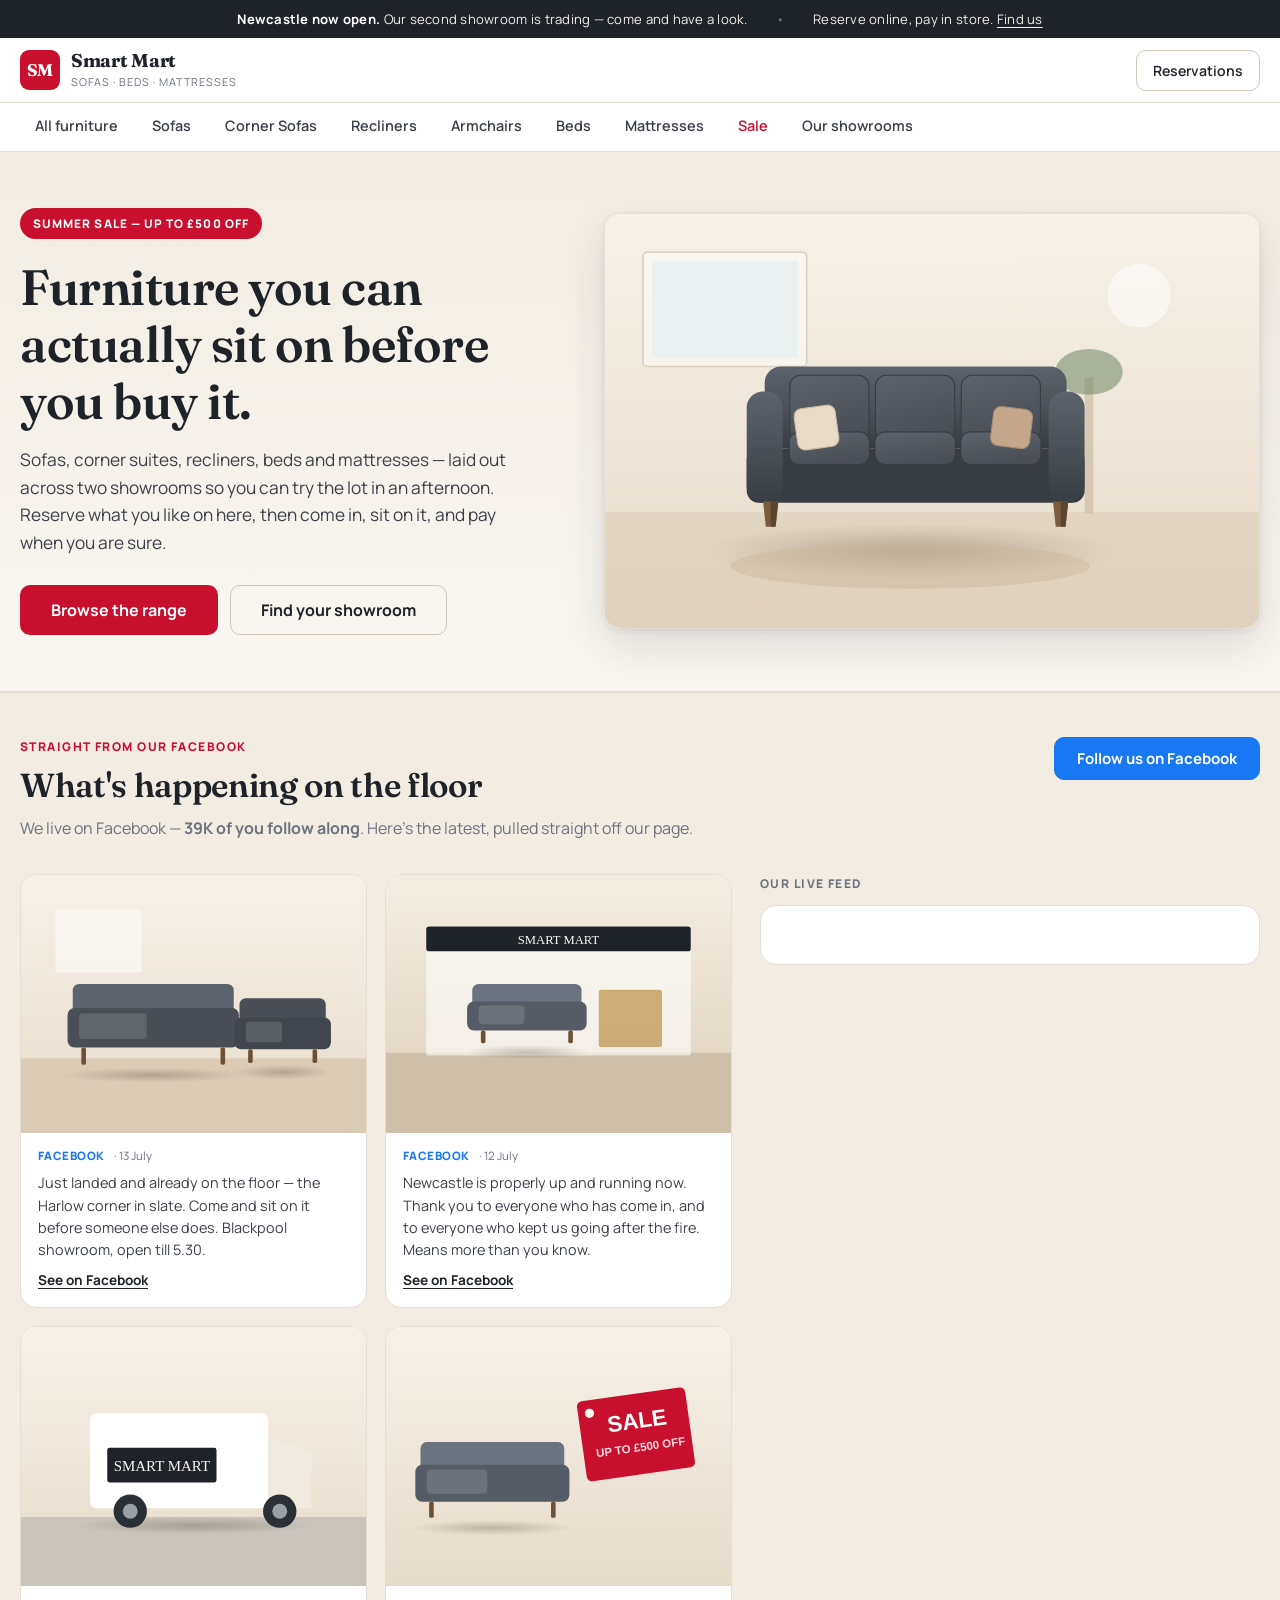
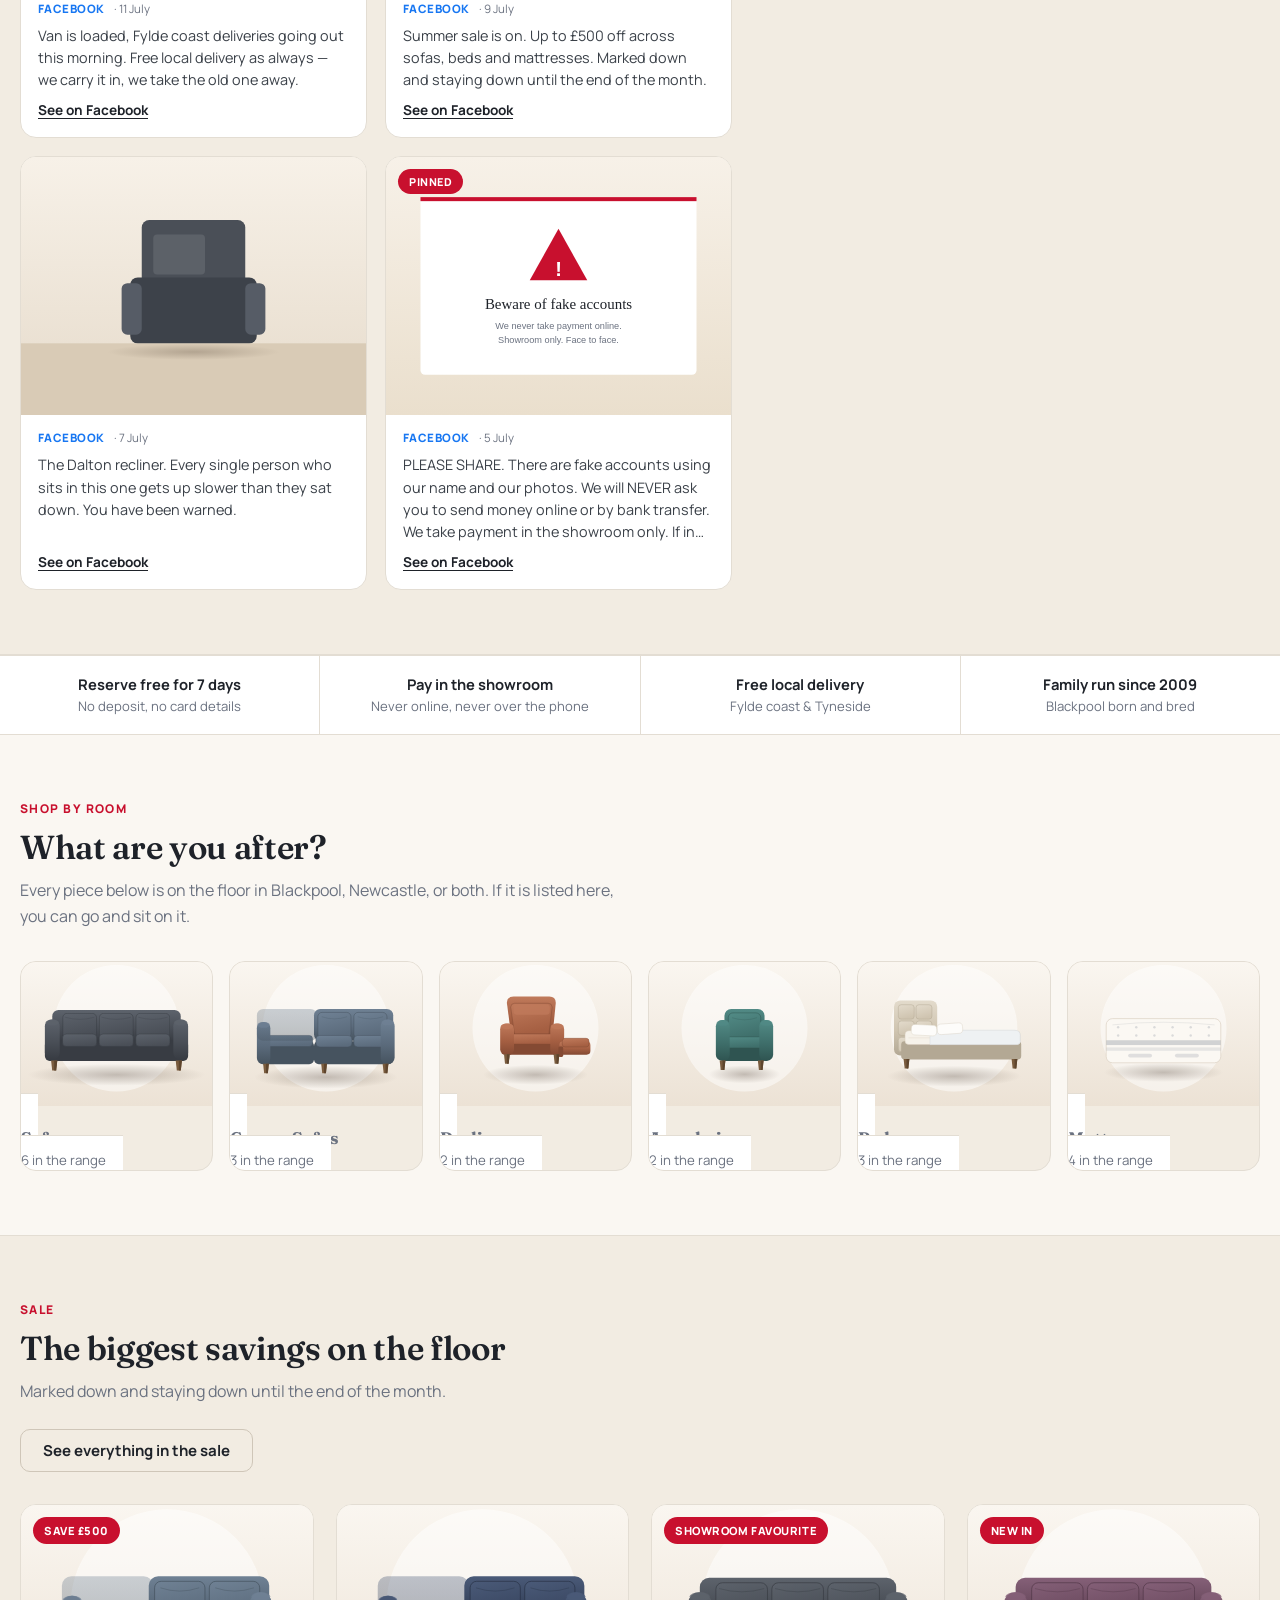
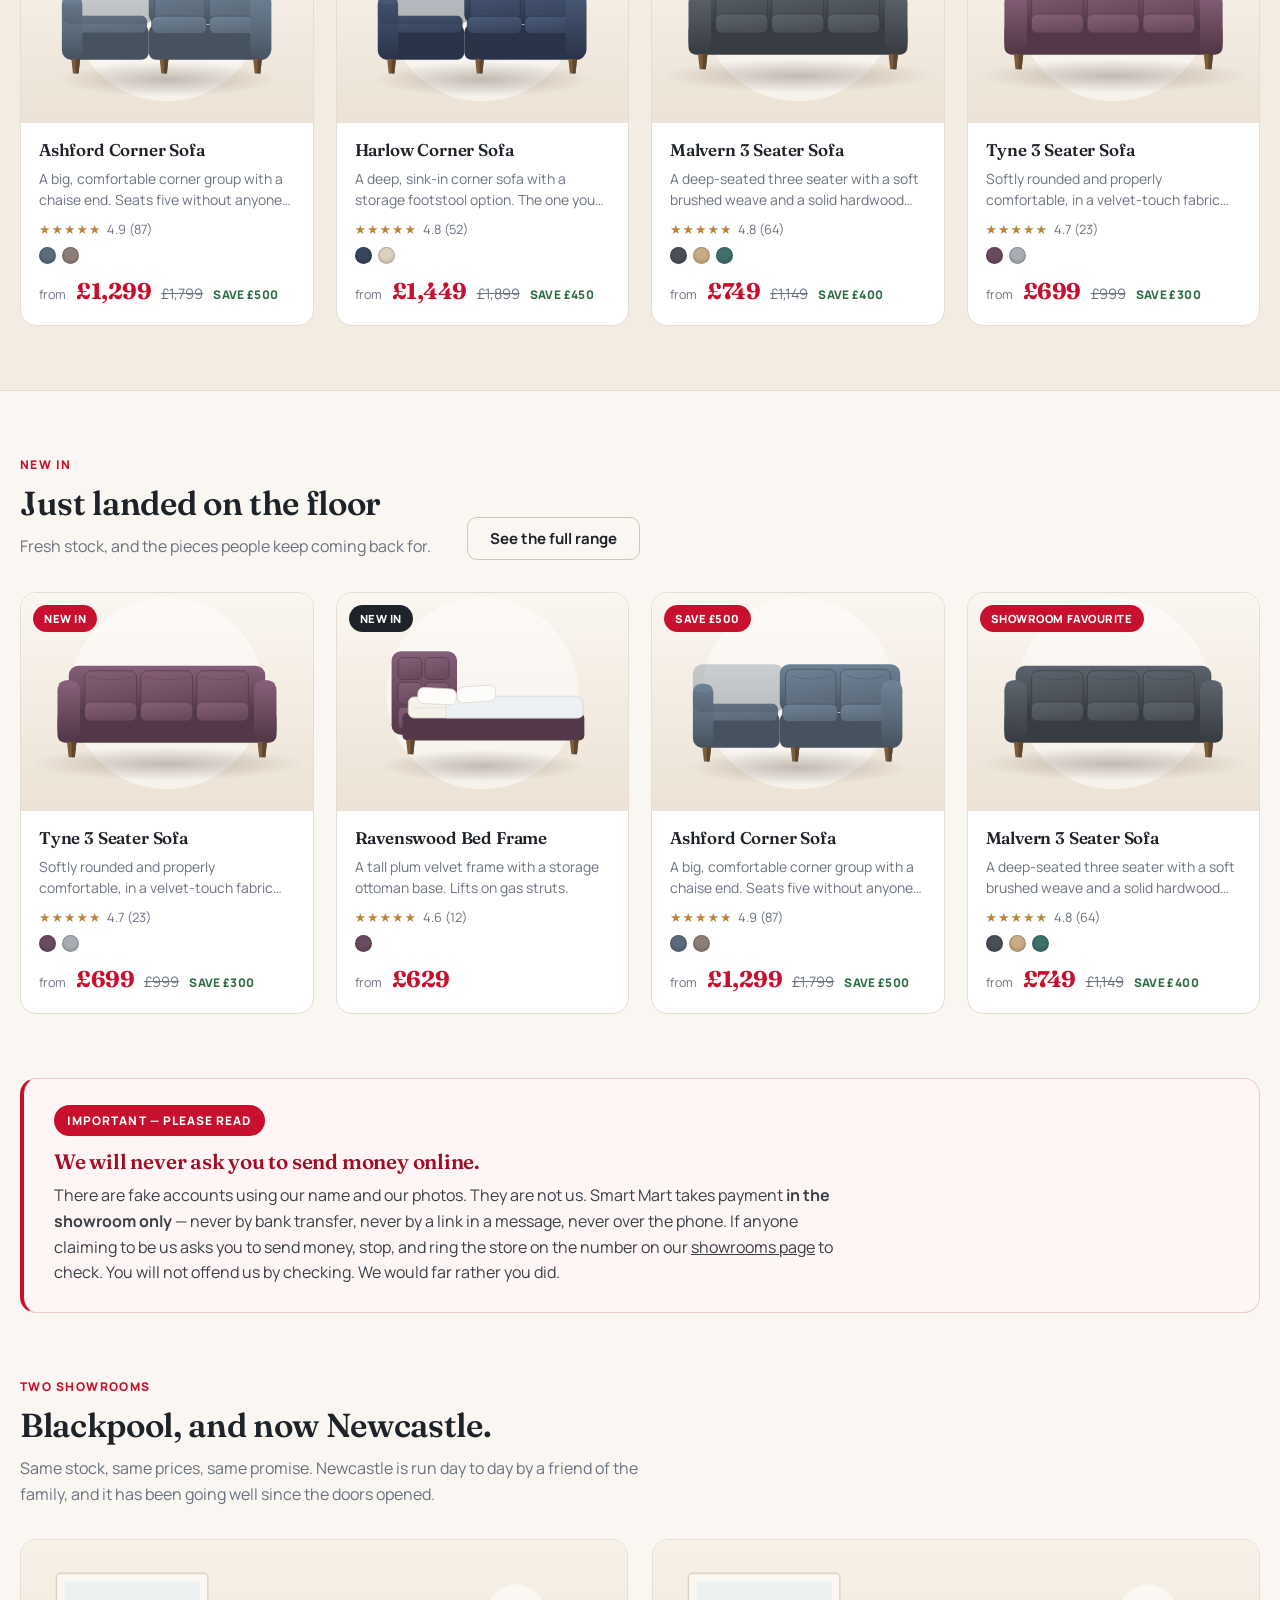
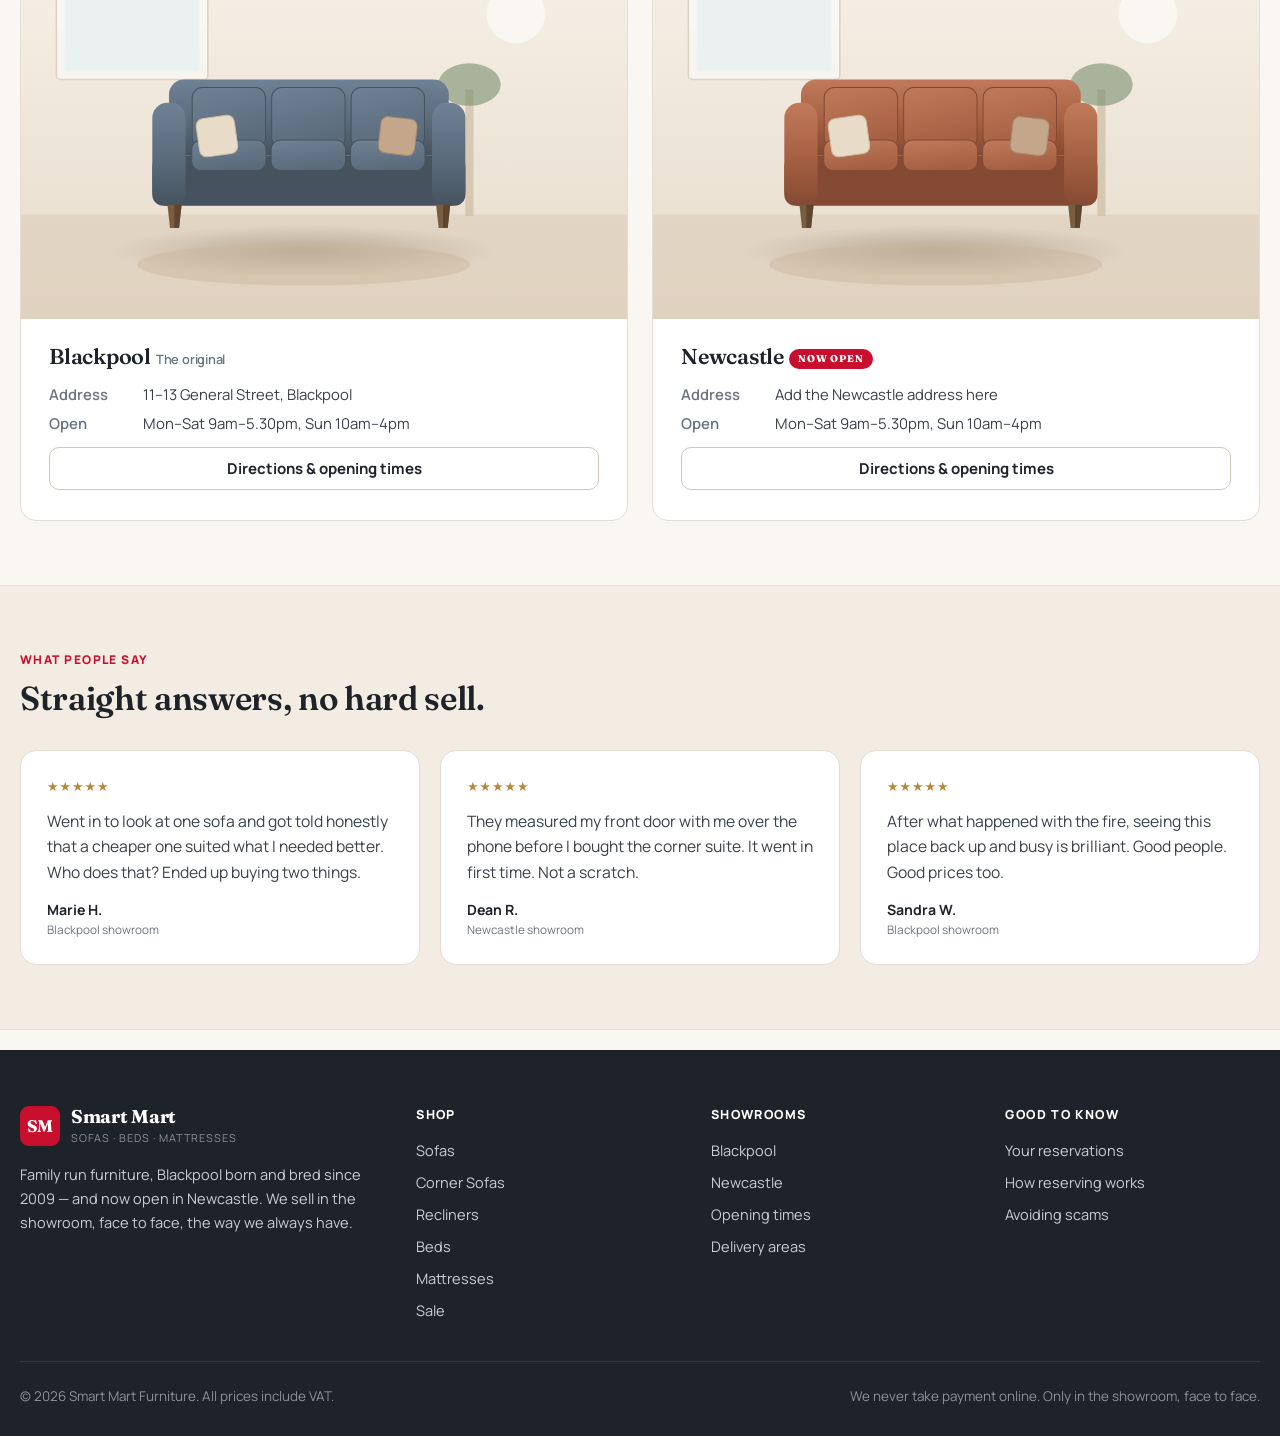
<file: index.html>
<!DOCTYPE html>
<html lang="en-GB">
<head>
  <meta charset="UTF-8">
  <meta name="viewport" content="width=device-width, initial-scale=1.0">
  <title>Smart Mart — Sofas, Beds &amp; Mattresses | Blackpool &amp; Newcastle</title>
  <meta name="description" content="Sofas, corner suites, recliners, beds and mattresses from Smart Mart. Family run in Blackpool since 2009, and now open in Newcastle. Reserve online, pay in the showroom.">
  <link rel="preconnect" href="https://fonts.googleapis.com">
  <link rel="preconnect" href="https://fonts.gstatic.com" crossorigin>
  <link href="https://fonts.googleapis.com/css2?family=Fraunces:wght@500;600;700&family=Manrope:wght@400;500;600;700;800&display=swap" rel="stylesheet">
  <link rel="stylesheet" href="styles.css">
</head>
<body>

  <div class="announce">
    <div class="wrap">
      <span><strong>Newcastle now open.</strong> Our second showroom is trading — come and have a look.</span>
      <span class="dot">•</span>
      <span>Reserve online, pay in store. <a href="stores.html">Find us</a></span>
    </div>
  </div>

  <header class="site-header">
    <div class="wrap header-bar">
      <a class="brand" href="index.html">
        <span class="brand-mark">SM</span>
        <span class="brand-copy">
          <strong>Smart Mart</strong>
          <small>Sofas · Beds · Mattresses</small>
        </span>
      </a>
      <div class="header-actions">
        <a class="list-btn" href="reserve.html">
          <span data-list-label>Reservations</span>
          <span class="list-count" data-list-count hidden>0</span>
        </a>
        <button class="menu-toggle" type="button" aria-expanded="false" aria-controls="cat-nav">Menu</button>
      </div>
    </div>
    <nav class="cat-nav" id="cat-nav" aria-label="Shop by category">
      <div class="wrap">
        <a href="shop.html" data-nav="all">All furniture</a>
        <a href="shop.html?cat=sofas" data-nav="sofas">Sofas</a>
        <a href="shop.html?cat=corner-sofas" data-nav="corner-sofas">Corner Sofas</a>
        <a href="shop.html?cat=recliners" data-nav="recliners">Recliners</a>
        <a href="shop.html?cat=armchairs" data-nav="armchairs">Armchairs</a>
        <a href="shop.html?cat=beds" data-nav="beds">Beds</a>
        <a href="shop.html?cat=mattresses" data-nav="mattresses">Mattresses</a>
        <a href="shop.html?sale=1" data-nav="sale" class="sale-link">Sale</a>
        <a href="stores.html" data-nav="stores">Our showrooms</a>
      </div>
    </nav>
  </header>

  <main>

    <section class="hero">
      <div class="wrap hero-grid">
        <div>
          <span class="flag">Summer sale — up to £500 off</span>
          <h1>Furniture you can actually sit on before you buy it.</h1>
          <p class="lede">
            Sofas, corner suites, recliners, beds and mattresses — laid out across two showrooms
            so you can try the lot in an afternoon. Reserve what you like on here, then come in,
            sit on it, and pay when you are sure.
          </p>
          <div class="hero-cta">
            <a class="btn btn-primary btn-lg" href="shop.html">Browse the range</a>
            <a class="btn btn-outline btn-lg" href="stores.html">Find your showroom</a>
          </div>
        </div>
        <div class="hero-media">
          <img src="assets/images/products/hero-showroom.svg" alt="The Smart Mart showroom floor" width="1200" height="760">
        </div>
      </div>
    </section>

    <section class="section social" style="padding-top:44px">
      <div class="wrap">
        <div class="section-head section-head-row">
          <div>
            <p class="eyebrow">Straight from our Facebook</p>
            <h2>What's happening on the floor</h2>
            <p>We live on Facebook — <strong><span data-social-followers>39K</span> of you follow along</strong>. Here's the latest, pulled straight off our page.</p>
          </div>
          <a class="btn btn-primary social-follow" href="https://www.facebook.com/Smartmart2014" data-social-url target="_blank" rel="noopener">Follow us on Facebook</a>
        </div>

        <div class="social-layout">
          <div class="social-grid" data-social-grid></div>
          <aside class="social-live-col" data-social-live-col>
            <p class="social-live-label">Our live feed</p>
            <div class="social-live" data-social-live></div>
          </aside>
        </div>
      </div>
    </section>

    <div class="usp-bar">
      <div><strong>Reserve free for 7 days</strong><span>No deposit, no card details</span></div>
      <div><strong>Pay in the showroom</strong><span>Never online, never over the phone</span></div>
      <div><strong>Free local delivery</strong><span>Fylde coast &amp; Tyneside</span></div>
      <div><strong>Family run since 2009</strong><span>Blackpool born and bred</span></div>
    </div>

    <section class="section">
      <div class="wrap">
        <div class="section-head">
          <p class="eyebrow">Shop by room</p>
          <h2>What are you after?</h2>
          <p>Every piece below is on the floor in Blackpool, Newcastle, or both. If it is listed here, you can go and sit on it.</p>
        </div>
        <div class="cat-grid" data-cat-grid></div>
      </div>
    </section>

    <section class="section" style="background:var(--cream);border-block:1px solid var(--line)">
      <div class="wrap">
        <div class="section-head section-head-row">
          <div>
            <p class="eyebrow">Sale</p>
            <h2>The biggest savings on the floor</h2>
            <p>Marked down and staying down until the end of the month.</p>
          </div>
          <a class="btn btn-outline" href="shop.html?sale=1">See everything in the sale</a>
        </div>
        <div class="product-grid" data-deals></div>
      </div>
    </section>

    <section class="section">
      <div class="wrap">
        <div class="section-head section-head-row">
          <div>
            <p class="eyebrow">New in</p>
            <h2>Just landed on the floor</h2>
            <p>Fresh stock, and the pieces people keep coming back for.</p>
          </div>
          <a class="btn btn-outline" href="shop.html">See the full range</a>
        </div>
        <div class="product-grid" data-new-in></div>
      </div>
    </section>

    <section class="section" style="padding-top:0">
      <div class="wrap">
        <div class="notice">
          <span class="flag">Important — please read</span>
          <h2>We will never ask you to send money online.</h2>
          <p>
            There are fake accounts using our name and our photos. They are not us. Smart Mart takes payment
            <strong>in the showroom only</strong> — never by bank transfer, never by a link in a message, never
            over the phone. If anyone claiming to be us asks you to send money, stop, and ring the store on the
            number on our <a href="stores.html" style="text-decoration:underline">showrooms page</a> to check.
            You will not offend us by checking. We would far rather you did.
          </p>
        </div>
      </div>
    </section>

    <section class="section" style="padding-top:0">
      <div class="wrap">
        <div class="section-head">
          <p class="eyebrow">Two showrooms</p>
          <h2>Blackpool, and now Newcastle.</h2>
          <p>Same stock, same prices, same promise. Newcastle is run day to day by a friend of the family, and it has been going well since the doors opened.</p>
        </div>
        <div class="store-grid">
          <article class="store-card">
            <img src="assets/images/products/store-blackpool.svg" alt="The Blackpool showroom" width="1200" height="760" loading="lazy">
            <div class="store-body">
              <h3>Blackpool <span class="muted" style="font-size:0.8rem;font-family:Manrope,sans-serif">The original</span></h3>
              <div class="store-meta">
                <div class="row"><span>Address</span><span>11–13 General Street, Blackpool</span></div>
                <div class="row"><span>Open</span><span>Mon–Sat 9am–5.30pm, Sun 10am–4pm</span></div>
              </div>
              <a class="btn btn-outline" href="stores.html">Directions &amp; opening times</a>
            </div>
          </article>
          <article class="store-card">
            <img src="assets/images/products/store-newcastle.svg" alt="The Newcastle showroom" width="1200" height="760" loading="lazy">
            <div class="store-body">
              <h3>Newcastle <span class="flag" style="font-size:0.62rem;padding:4px 9px;vertical-align:middle">Now open</span></h3>
              <div class="store-meta">
                <div class="row"><span>Address</span><span>Add the Newcastle address here</span></div>
                <div class="row"><span>Open</span><span>Mon–Sat 9am–5.30pm, Sun 10am–4pm</span></div>
              </div>
              <a class="btn btn-outline" href="stores.html">Directions &amp; opening times</a>
            </div>
          </article>
        </div>
      </div>
    </section>

    <section class="section" style="background:var(--cream);border-block:1px solid var(--line)">
      <div class="wrap">
        <div class="section-head">
          <p class="eyebrow">What people say</p>
          <h2>Straight answers, no hard sell.</h2>
        </div>
        <div class="review-grid">
          <article class="review-card">
            <span class="stars"><span class="star-fill">★★★★★</span></span>
            <blockquote>Went in to look at one sofa and got told honestly that a cheaper one suited what I needed better. Who does that? Ended up buying two things.</blockquote>
            <cite>Marie H.<small>Blackpool showroom</small></cite>
          </article>
          <article class="review-card">
            <span class="stars"><span class="star-fill">★★★★★</span></span>
            <blockquote>They measured my front door with me over the phone before I bought the corner suite. It went in first time. Not a scratch.</blockquote>
            <cite>Dean R.<small>Newcastle showroom</small></cite>
          </article>
          <article class="review-card">
            <span class="stars"><span class="star-fill">★★★★★</span></span>
            <blockquote>After what happened with the fire, seeing this place back up and busy is brilliant. Good people. Good prices too.</blockquote>
            <cite>Sandra W.<small>Blackpool showroom</small></cite>
          </article>
        </div>
      </div>
    </section>

  </main>

  <footer class="site-footer">
    <div class="wrap">
      <div class="footer-grid">
        <div>
          <a class="brand" href="index.html">
            <span class="brand-mark">SM</span>
            <span class="brand-copy">
              <strong>Smart Mart</strong>
              <small>Sofas · Beds · Mattresses</small>
            </span>
          </a>
          <p class="footer-about">
            Family run furniture, Blackpool born and bred since 2009 — and now open in Newcastle.
            We sell in the showroom, face to face, the way we always have.
          </p>
        </div>
        <div>
          <h4>Shop</h4>
          <ul>
            <li><a href="shop.html?cat=sofas">Sofas</a></li>
            <li><a href="shop.html?cat=corner-sofas">Corner Sofas</a></li>
            <li><a href="shop.html?cat=recliners">Recliners</a></li>
            <li><a href="shop.html?cat=beds">Beds</a></li>
            <li><a href="shop.html?cat=mattresses">Mattresses</a></li>
            <li><a href="shop.html?sale=1">Sale</a></li>
          </ul>
        </div>
        <div>
          <h4>Showrooms</h4>
          <ul>
            <li><a href="stores.html">Blackpool</a></li>
            <li><a href="stores.html">Newcastle</a></li>
            <li><a href="stores.html">Opening times</a></li>
            <li><a href="stores.html">Delivery areas</a></li>
          </ul>
        </div>
        <div>
          <h4>Good to know</h4>
          <ul>
            <li><a href="reserve.html">Your reservations</a></li>
            <li><a href="stores.html">How reserving works</a></li>
            <li><a href="stores.html">Avoiding scams</a></li>
          </ul>
        </div>
      </div>
      <div class="footer-bottom">
        <p>© <span id="year"></span> Smart Mart Furniture. All prices include VAT.</p>
        <p>We never take payment online. Only in the showroom, face to face.</p>
      </div>
    </div>
  </footer>

  <script src="assets/js/catalogue.js"></script>
  <script src="assets/js/store.js"></script>
  <script src="assets/js/social.js"></script>
  <script src="assets/js/social-feed.js"></script>
  <script src="script.js"></script>
</body>
</html>
</file>
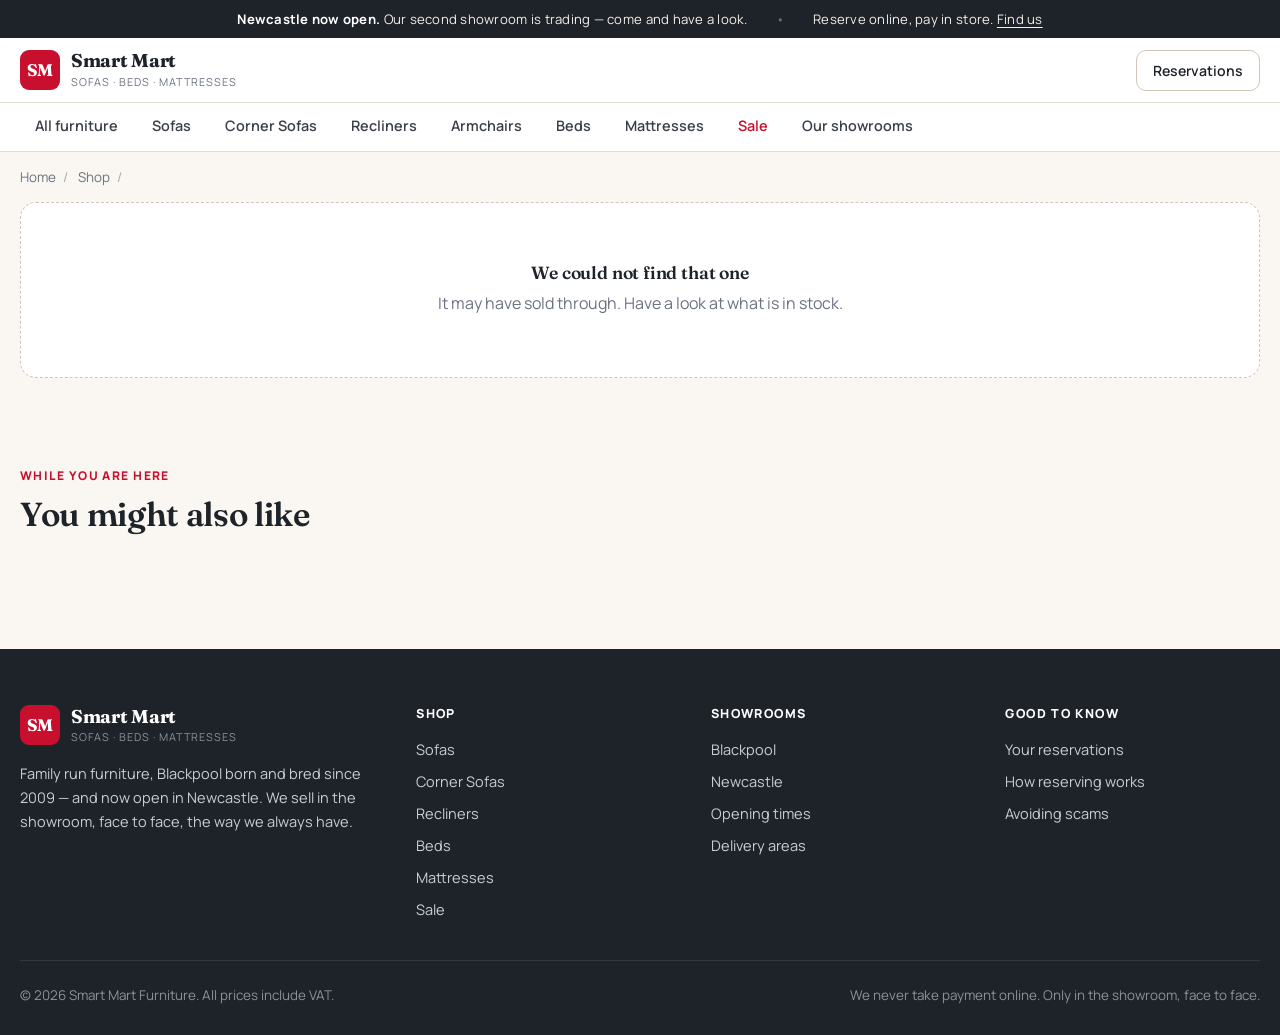
<file: product.html>
<!DOCTYPE html>
<html lang="en-GB">
<head>
  <meta charset="UTF-8">
  <meta name="viewport" content="width=device-width, initial-scale=1.0">
  <title>Smart Mart</title>
  <meta name="description" content="Smart Mart — sofas, beds and mattresses from Blackpool and Newcastle.">
  <link rel="preconnect" href="https://fonts.googleapis.com">
  <link rel="preconnect" href="https://fonts.gstatic.com" crossorigin>
  <link href="https://fonts.googleapis.com/css2?family=Fraunces:wght@500;600;700&family=Manrope:wght@400;500;600;700;800&display=swap" rel="stylesheet">
  <link rel="stylesheet" href="styles.css">
</head>
<body>

  <div class="announce">
    <div class="wrap">
      <span><strong>Newcastle now open.</strong> Our second showroom is trading — come and have a look.</span>
      <span class="dot">•</span>
      <span>Reserve online, pay in store. <a href="stores.html">Find us</a></span>
    </div>
  </div>

  <header class="site-header">
    <div class="wrap header-bar">
      <a class="brand" href="index.html">
        <span class="brand-mark">SM</span>
        <span class="brand-copy">
          <strong>Smart Mart</strong>
          <small>Sofas · Beds · Mattresses</small>
        </span>
      </a>
      <div class="header-actions">
        <a class="list-btn" href="reserve.html">
          <span data-list-label>Reservations</span>
          <span class="list-count" data-list-count hidden>0</span>
        </a>
        <button class="menu-toggle" type="button" aria-expanded="false" aria-controls="cat-nav">Menu</button>
      </div>
    </div>
    <nav class="cat-nav" id="cat-nav" aria-label="Shop by category">
      <div class="wrap">
        <a href="shop.html" data-nav="all">All furniture</a>
        <a href="shop.html?cat=sofas" data-nav="sofas">Sofas</a>
        <a href="shop.html?cat=corner-sofas" data-nav="corner-sofas">Corner Sofas</a>
        <a href="shop.html?cat=recliners" data-nav="recliners">Recliners</a>
        <a href="shop.html?cat=armchairs" data-nav="armchairs">Armchairs</a>
        <a href="shop.html?cat=beds" data-nav="beds">Beds</a>
        <a href="shop.html?cat=mattresses" data-nav="mattresses">Mattresses</a>
        <a href="shop.html?sale=1" data-nav="sale" class="sale-link">Sale</a>
        <a href="stores.html" data-nav="stores">Our showrooms</a>
      </div>
    </nav>
  </header>

  <main class="wrap">

    <nav class="crumbs" aria-label="Breadcrumb">
      <a href="index.html">Home</a><span>/</span>
      <a href="shop.html" data-crumb-cat>Shop</a><span>/</span>
      <span data-crumb-here></span>
    </nav>

    <div class="pdp" data-pdp></div>

    <section class="section">
      <div class="section-head">
        <p class="eyebrow">While you are here</p>
        <h2>You might also like</h2>
      </div>
      <div class="product-grid" data-related></div>
    </section>

  </main>

  <footer class="site-footer">
    <div class="wrap">
      <div class="footer-grid">
        <div>
          <a class="brand" href="index.html">
            <span class="brand-mark">SM</span>
            <span class="brand-copy">
              <strong>Smart Mart</strong>
              <small>Sofas · Beds · Mattresses</small>
            </span>
          </a>
          <p class="footer-about">
            Family run furniture, Blackpool born and bred since 2009 — and now open in Newcastle.
            We sell in the showroom, face to face, the way we always have.
          </p>
        </div>
        <div>
          <h4>Shop</h4>
          <ul>
            <li><a href="shop.html?cat=sofas">Sofas</a></li>
            <li><a href="shop.html?cat=corner-sofas">Corner Sofas</a></li>
            <li><a href="shop.html?cat=recliners">Recliners</a></li>
            <li><a href="shop.html?cat=beds">Beds</a></li>
            <li><a href="shop.html?cat=mattresses">Mattresses</a></li>
            <li><a href="shop.html?sale=1">Sale</a></li>
          </ul>
        </div>
        <div>
          <h4>Showrooms</h4>
          <ul>
            <li><a href="stores.html">Blackpool</a></li>
            <li><a href="stores.html">Newcastle</a></li>
            <li><a href="stores.html">Opening times</a></li>
            <li><a href="stores.html">Delivery areas</a></li>
          </ul>
        </div>
        <div>
          <h4>Good to know</h4>
          <ul>
            <li><a href="reserve.html">Your reservations</a></li>
            <li><a href="stores.html">How reserving works</a></li>
            <li><a href="stores.html">Avoiding scams</a></li>
          </ul>
        </div>
      </div>
      <div class="footer-bottom">
        <p>© <span id="year"></span> Smart Mart Furniture. All prices include VAT.</p>
        <p>We never take payment online. Only in the showroom, face to face.</p>
      </div>
    </div>
  </footer>

  <script src="assets/js/catalogue.js"></script>
  <script src="assets/js/store.js"></script>
  <script src="script.js"></script>
</body>
</html>
</file>
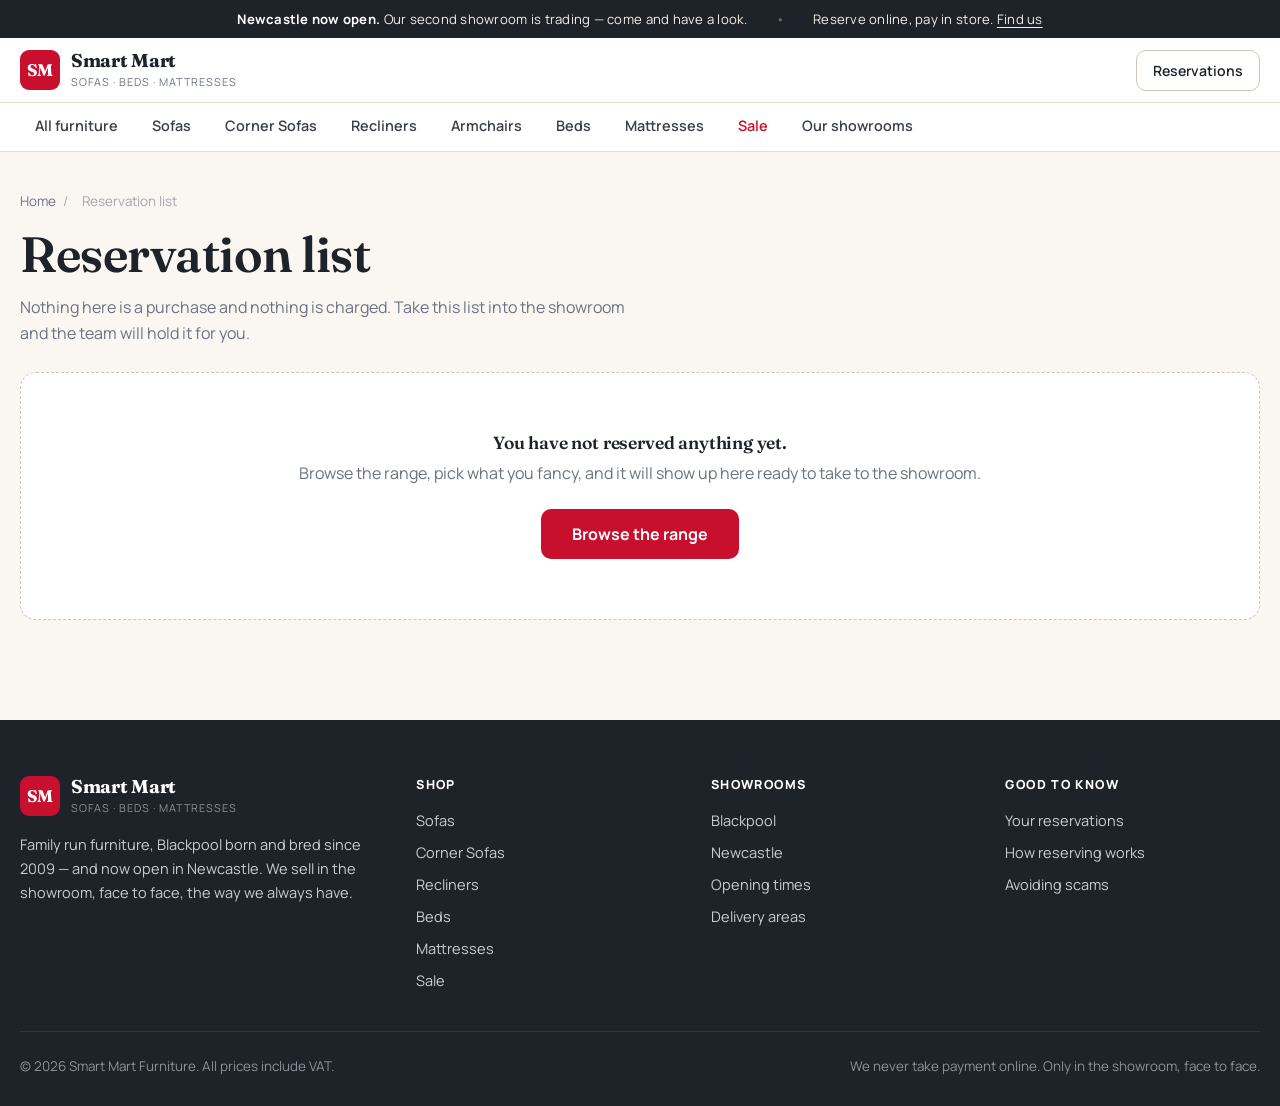
<file: reserve.html>
<!DOCTYPE html>
<html lang="en-GB">
<head>
  <meta charset="UTF-8">
  <meta name="viewport" content="width=device-width, initial-scale=1.0">
  <title>Your reservations — Smart Mart</title>
  <meta name="description" content="The furniture you have reserved at Smart Mart. Bring this list to the Blackpool or Newcastle showroom — nothing is charged online.">
  <link rel="preconnect" href="https://fonts.googleapis.com">
  <link rel="preconnect" href="https://fonts.gstatic.com" crossorigin>
  <link href="https://fonts.googleapis.com/css2?family=Fraunces:wght@500;600;700&family=Manrope:wght@400;500;600;700;800&display=swap" rel="stylesheet">
  <link rel="stylesheet" href="styles.css">
</head>
<body>

  <div class="announce">
    <div class="wrap">
      <span><strong>Newcastle now open.</strong> Our second showroom is trading — come and have a look.</span>
      <span class="dot">•</span>
      <span>Reserve online, pay in store. <a href="stores.html">Find us</a></span>
    </div>
  </div>

  <header class="site-header">
    <div class="wrap header-bar">
      <a class="brand" href="index.html">
        <span class="brand-mark">SM</span>
        <span class="brand-copy">
          <strong>Smart Mart</strong>
          <small>Sofas · Beds · Mattresses</small>
        </span>
      </a>
      <div class="header-actions">
        <a class="list-btn" href="reserve.html">
          <span data-list-label>Reservations</span>
          <span class="list-count" data-list-count hidden>0</span>
        </a>
        <button class="menu-toggle" type="button" aria-expanded="false" aria-controls="cat-nav">Menu</button>
      </div>
    </div>
    <nav class="cat-nav" id="cat-nav" aria-label="Shop by category">
      <div class="wrap">
        <a href="shop.html" data-nav="all">All furniture</a>
        <a href="shop.html?cat=sofas" data-nav="sofas">Sofas</a>
        <a href="shop.html?cat=corner-sofas" data-nav="corner-sofas">Corner Sofas</a>
        <a href="shop.html?cat=recliners" data-nav="recliners">Recliners</a>
        <a href="shop.html?cat=armchairs" data-nav="armchairs">Armchairs</a>
        <a href="shop.html?cat=beds" data-nav="beds">Beds</a>
        <a href="shop.html?cat=mattresses" data-nav="mattresses">Mattresses</a>
        <a href="shop.html?sale=1" data-nav="sale" class="sale-link">Sale</a>
        <a href="stores.html" data-nav="stores">Our showrooms</a>
      </div>
    </nav>
  </header>

  <main class="wrap list-page">

    <nav class="crumbs" aria-label="Breadcrumb" style="padding-top:0">
      <a href="index.html">Home</a><span>/</span><span data-list-title>Your reservations</span>
    </nav>

    <div class="section-head" style="margin-bottom:26px">
      <h1 data-list-title>Your reservations</h1>
      <p>Nothing here is a purchase and nothing is charged. Take this list into the showroom and the team will hold it for you.</p>
    </div>

    <div data-list-page></div>

  </main>

  <footer class="site-footer">
    <div class="wrap">
      <div class="footer-grid">
        <div>
          <a class="brand" href="index.html">
            <span class="brand-mark">SM</span>
            <span class="brand-copy">
              <strong>Smart Mart</strong>
              <small>Sofas · Beds · Mattresses</small>
            </span>
          </a>
          <p class="footer-about">
            Family run furniture, Blackpool born and bred since 2009 — and now open in Newcastle.
            We sell in the showroom, face to face, the way we always have.
          </p>
        </div>
        <div>
          <h4>Shop</h4>
          <ul>
            <li><a href="shop.html?cat=sofas">Sofas</a></li>
            <li><a href="shop.html?cat=corner-sofas">Corner Sofas</a></li>
            <li><a href="shop.html?cat=recliners">Recliners</a></li>
            <li><a href="shop.html?cat=beds">Beds</a></li>
            <li><a href="shop.html?cat=mattresses">Mattresses</a></li>
            <li><a href="shop.html?sale=1">Sale</a></li>
          </ul>
        </div>
        <div>
          <h4>Showrooms</h4>
          <ul>
            <li><a href="stores.html">Blackpool</a></li>
            <li><a href="stores.html">Newcastle</a></li>
            <li><a href="stores.html">Opening times</a></li>
            <li><a href="stores.html">Delivery areas</a></li>
          </ul>
        </div>
        <div>
          <h4>Good to know</h4>
          <ul>
            <li><a href="reserve.html">Your reservations</a></li>
            <li><a href="stores.html">How reserving works</a></li>
            <li><a href="stores.html">Avoiding scams</a></li>
          </ul>
        </div>
      </div>
      <div class="footer-bottom">
        <p>© <span id="year"></span> Smart Mart Furniture. All prices include VAT.</p>
        <p>We never take payment online. Only in the showroom, face to face.</p>
      </div>
    </div>
  </footer>

  <script src="assets/js/catalogue.js"></script>
  <script src="assets/js/store.js"></script>
  <script src="script.js"></script>
</body>
</html>
</file>
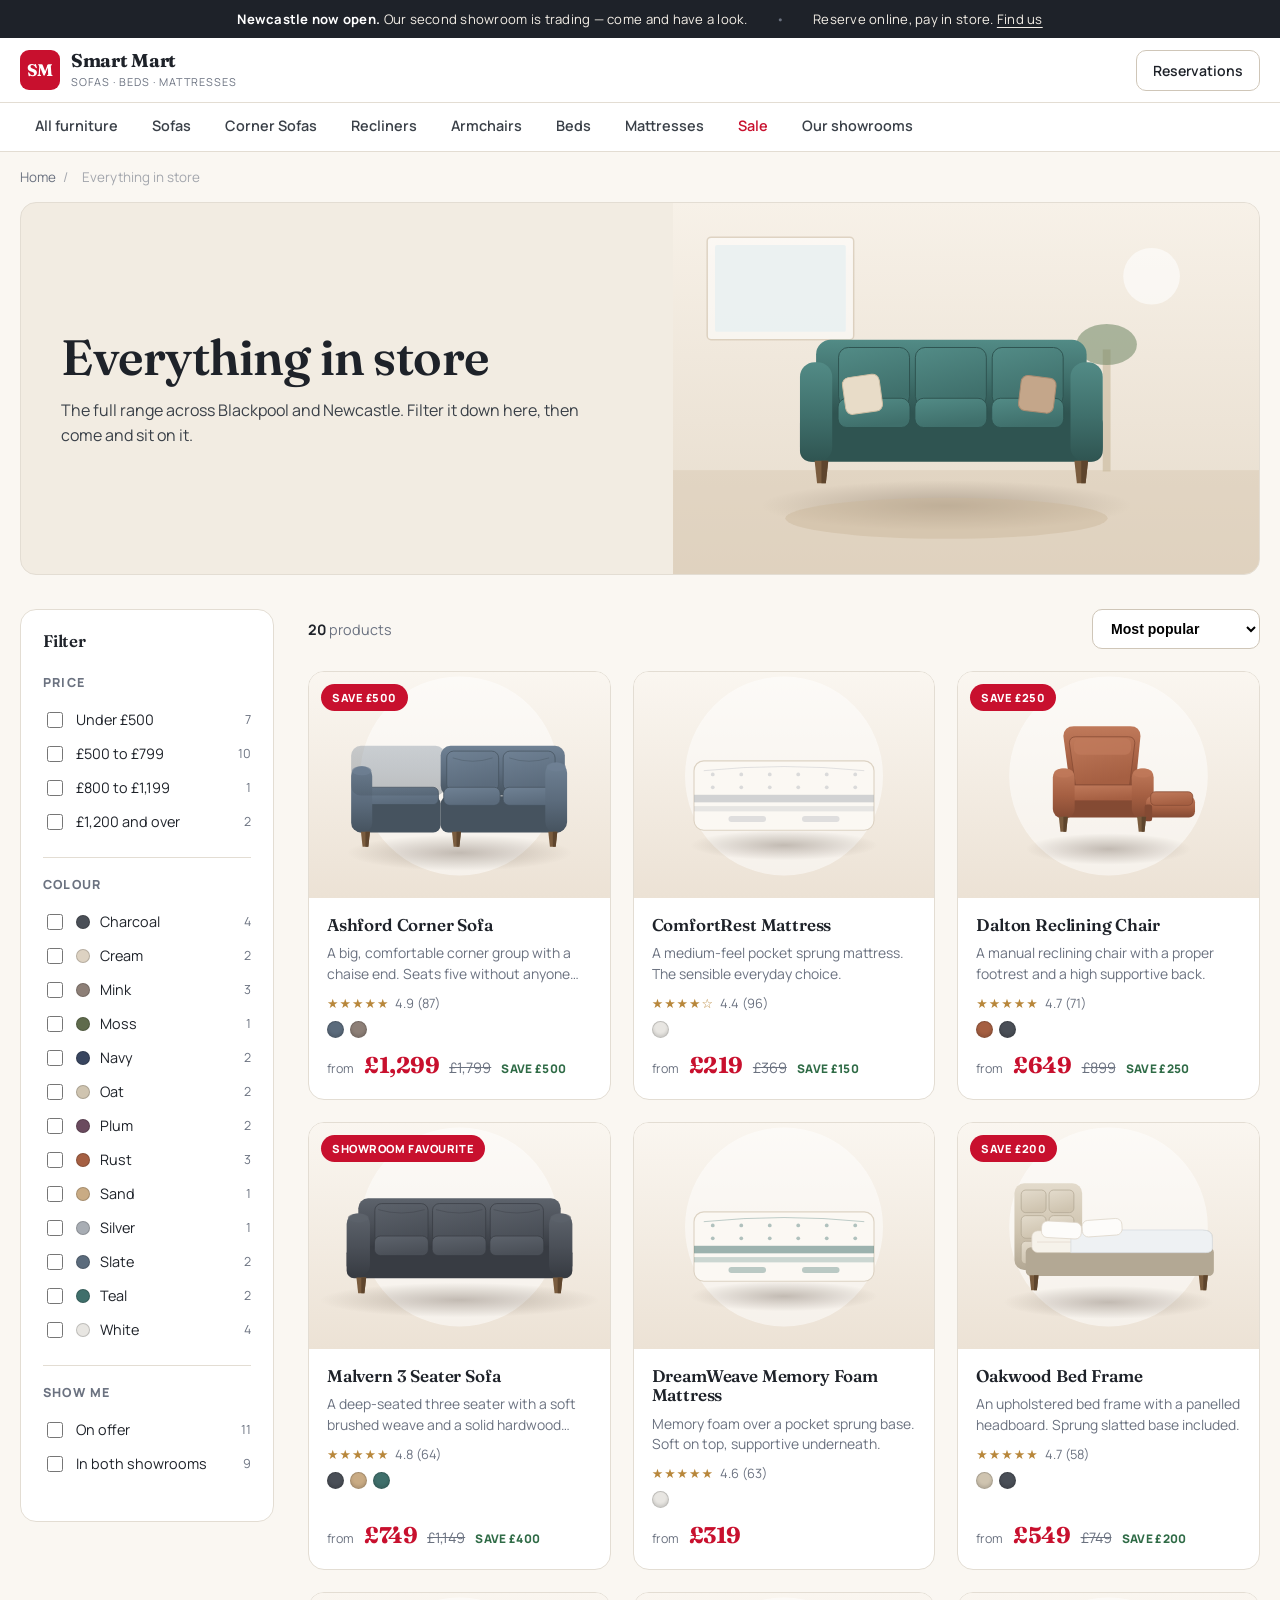
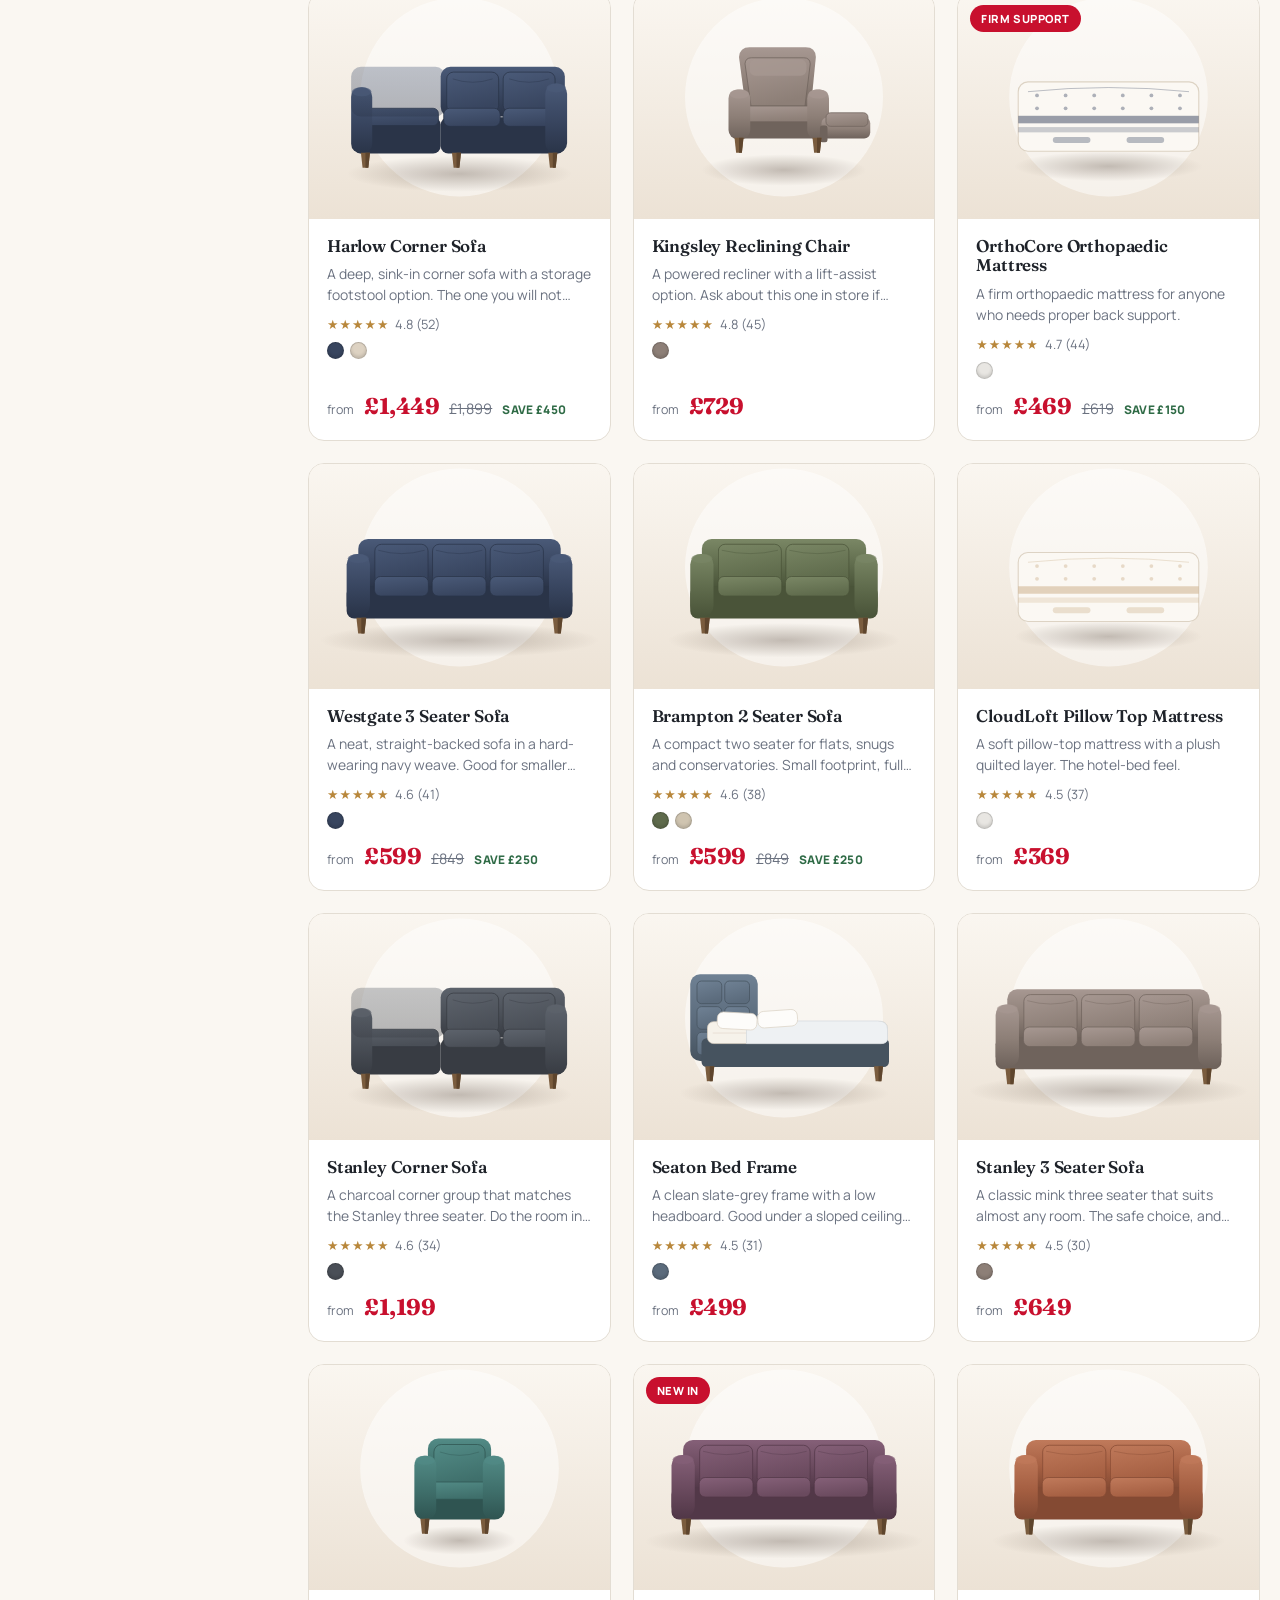
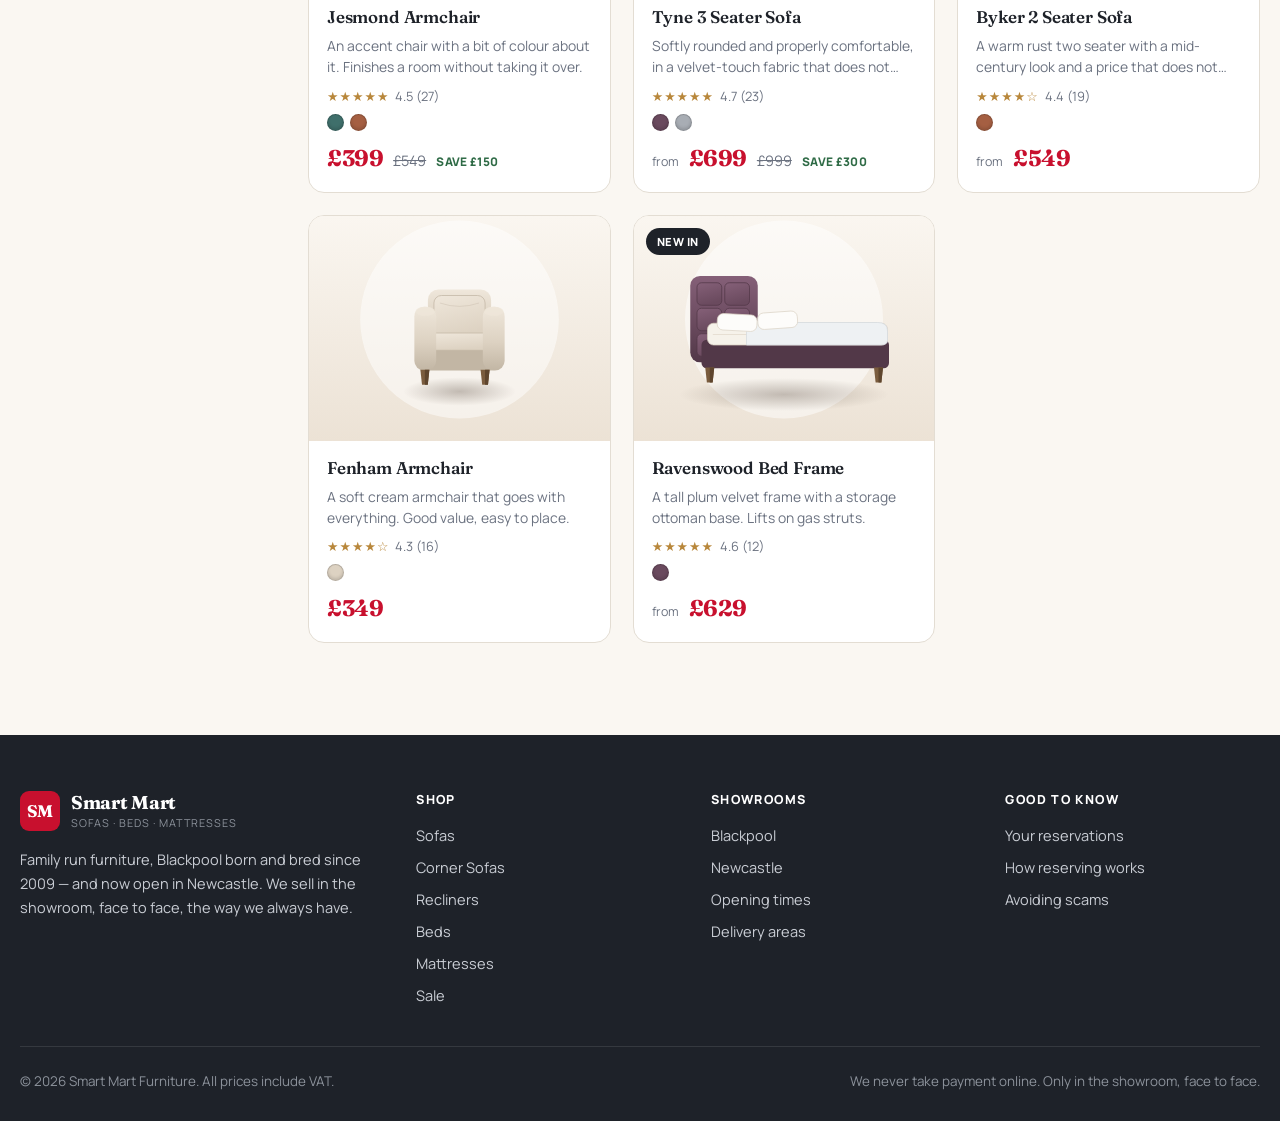
<file: shop.html>
<!DOCTYPE html>
<html lang="en-GB">
<head>
  <meta charset="UTF-8">
  <meta name="viewport" content="width=device-width, initial-scale=1.0">
  <title>Shop — Smart Mart Sofas, Beds &amp; Mattresses</title>
  <meta name="description" content="Browse the full Smart Mart range — sofas, corner suites, recliners, armchairs, beds and mattresses. Filter by price and colour, then come and sit on it.">
  <link rel="preconnect" href="https://fonts.googleapis.com">
  <link rel="preconnect" href="https://fonts.gstatic.com" crossorigin>
  <link href="https://fonts.googleapis.com/css2?family=Fraunces:wght@500;600;700&family=Manrope:wght@400;500;600;700;800&display=swap" rel="stylesheet">
  <link rel="stylesheet" href="styles.css">
</head>
<body>

  <div class="announce">
    <div class="wrap">
      <span><strong>Newcastle now open.</strong> Our second showroom is trading — come and have a look.</span>
      <span class="dot">•</span>
      <span>Reserve online, pay in store. <a href="stores.html">Find us</a></span>
    </div>
  </div>

  <header class="site-header">
    <div class="wrap header-bar">
      <a class="brand" href="index.html">
        <span class="brand-mark">SM</span>
        <span class="brand-copy">
          <strong>Smart Mart</strong>
          <small>Sofas · Beds · Mattresses</small>
        </span>
      </a>
      <div class="header-actions">
        <a class="list-btn" href="reserve.html">
          <span data-list-label>Reservations</span>
          <span class="list-count" data-list-count hidden>0</span>
        </a>
        <button class="menu-toggle" type="button" aria-expanded="false" aria-controls="cat-nav">Menu</button>
      </div>
    </div>
    <nav class="cat-nav" id="cat-nav" aria-label="Shop by category">
      <div class="wrap">
        <a href="shop.html" data-nav="all">All furniture</a>
        <a href="shop.html?cat=sofas" data-nav="sofas">Sofas</a>
        <a href="shop.html?cat=corner-sofas" data-nav="corner-sofas">Corner Sofas</a>
        <a href="shop.html?cat=recliners" data-nav="recliners">Recliners</a>
        <a href="shop.html?cat=armchairs" data-nav="armchairs">Armchairs</a>
        <a href="shop.html?cat=beds" data-nav="beds">Beds</a>
        <a href="shop.html?cat=mattresses" data-nav="mattresses">Mattresses</a>
        <a href="shop.html?sale=1" data-nav="sale" class="sale-link">Sale</a>
        <a href="stores.html" data-nav="stores">Our showrooms</a>
      </div>
    </nav>
  </header>

  <main class="wrap">

    <nav class="crumbs" aria-label="Breadcrumb">
      <a href="index.html">Home</a><span>/</span><span data-crumb-here>Shop</span>
    </nav>

    <div class="cat-banner">
      <div class="cat-banner-copy">
        <h1 data-cat-heading>Shop</h1>
        <p data-cat-blurb></p>
      </div>
      <img data-cat-banner src="assets/images/products/banner-sofas.svg" alt="" width="1200" height="760">
    </div>

    <div class="listing" data-listing>
      <aside class="filters" aria-label="Filter products">
        <h2>Filter</h2>
        <div data-filters></div>
      </aside>

      <div>
        <div class="listing-toolbar">
          <p class="result-count" data-result-count aria-live="polite"></p>
          <div style="display:flex;gap:10px">
            <button type="button" class="btn btn-outline filter-toggle">Filters</button>
            <label>
              <span class="visually-hidden">Sort by</span>
              <select class="sort-select" data-sort>
                <option value="featured">Most popular</option>
                <option value="price-low">Price: low to high</option>
                <option value="price-high">Price: high to low</option>
                <option value="saving">Biggest saving</option>
                <option value="rating">Best reviewed</option>
              </select>
            </label>
          </div>
        </div>

        <div class="product-grid" data-product-grid></div>
      </div>
    </div>

  </main>

  <footer class="site-footer">
    <div class="wrap">
      <div class="footer-grid">
        <div>
          <a class="brand" href="index.html">
            <span class="brand-mark">SM</span>
            <span class="brand-copy">
              <strong>Smart Mart</strong>
              <small>Sofas · Beds · Mattresses</small>
            </span>
          </a>
          <p class="footer-about">
            Family run furniture, Blackpool born and bred since 2009 — and now open in Newcastle.
            We sell in the showroom, face to face, the way we always have.
          </p>
        </div>
        <div>
          <h4>Shop</h4>
          <ul>
            <li><a href="shop.html?cat=sofas">Sofas</a></li>
            <li><a href="shop.html?cat=corner-sofas">Corner Sofas</a></li>
            <li><a href="shop.html?cat=recliners">Recliners</a></li>
            <li><a href="shop.html?cat=beds">Beds</a></li>
            <li><a href="shop.html?cat=mattresses">Mattresses</a></li>
            <li><a href="shop.html?sale=1">Sale</a></li>
          </ul>
        </div>
        <div>
          <h4>Showrooms</h4>
          <ul>
            <li><a href="stores.html">Blackpool</a></li>
            <li><a href="stores.html">Newcastle</a></li>
            <li><a href="stores.html">Opening times</a></li>
            <li><a href="stores.html">Delivery areas</a></li>
          </ul>
        </div>
        <div>
          <h4>Good to know</h4>
          <ul>
            <li><a href="reserve.html">Your reservations</a></li>
            <li><a href="stores.html">How reserving works</a></li>
            <li><a href="stores.html">Avoiding scams</a></li>
          </ul>
        </div>
      </div>
      <div class="footer-bottom">
        <p>© <span id="year"></span> Smart Mart Furniture. All prices include VAT.</p>
        <p>We never take payment online. Only in the showroom, face to face.</p>
      </div>
    </div>
  </footer>

  <script src="assets/js/catalogue.js"></script>
  <script src="assets/js/store.js"></script>
  <script src="script.js"></script>
</body>
</html>
</file>
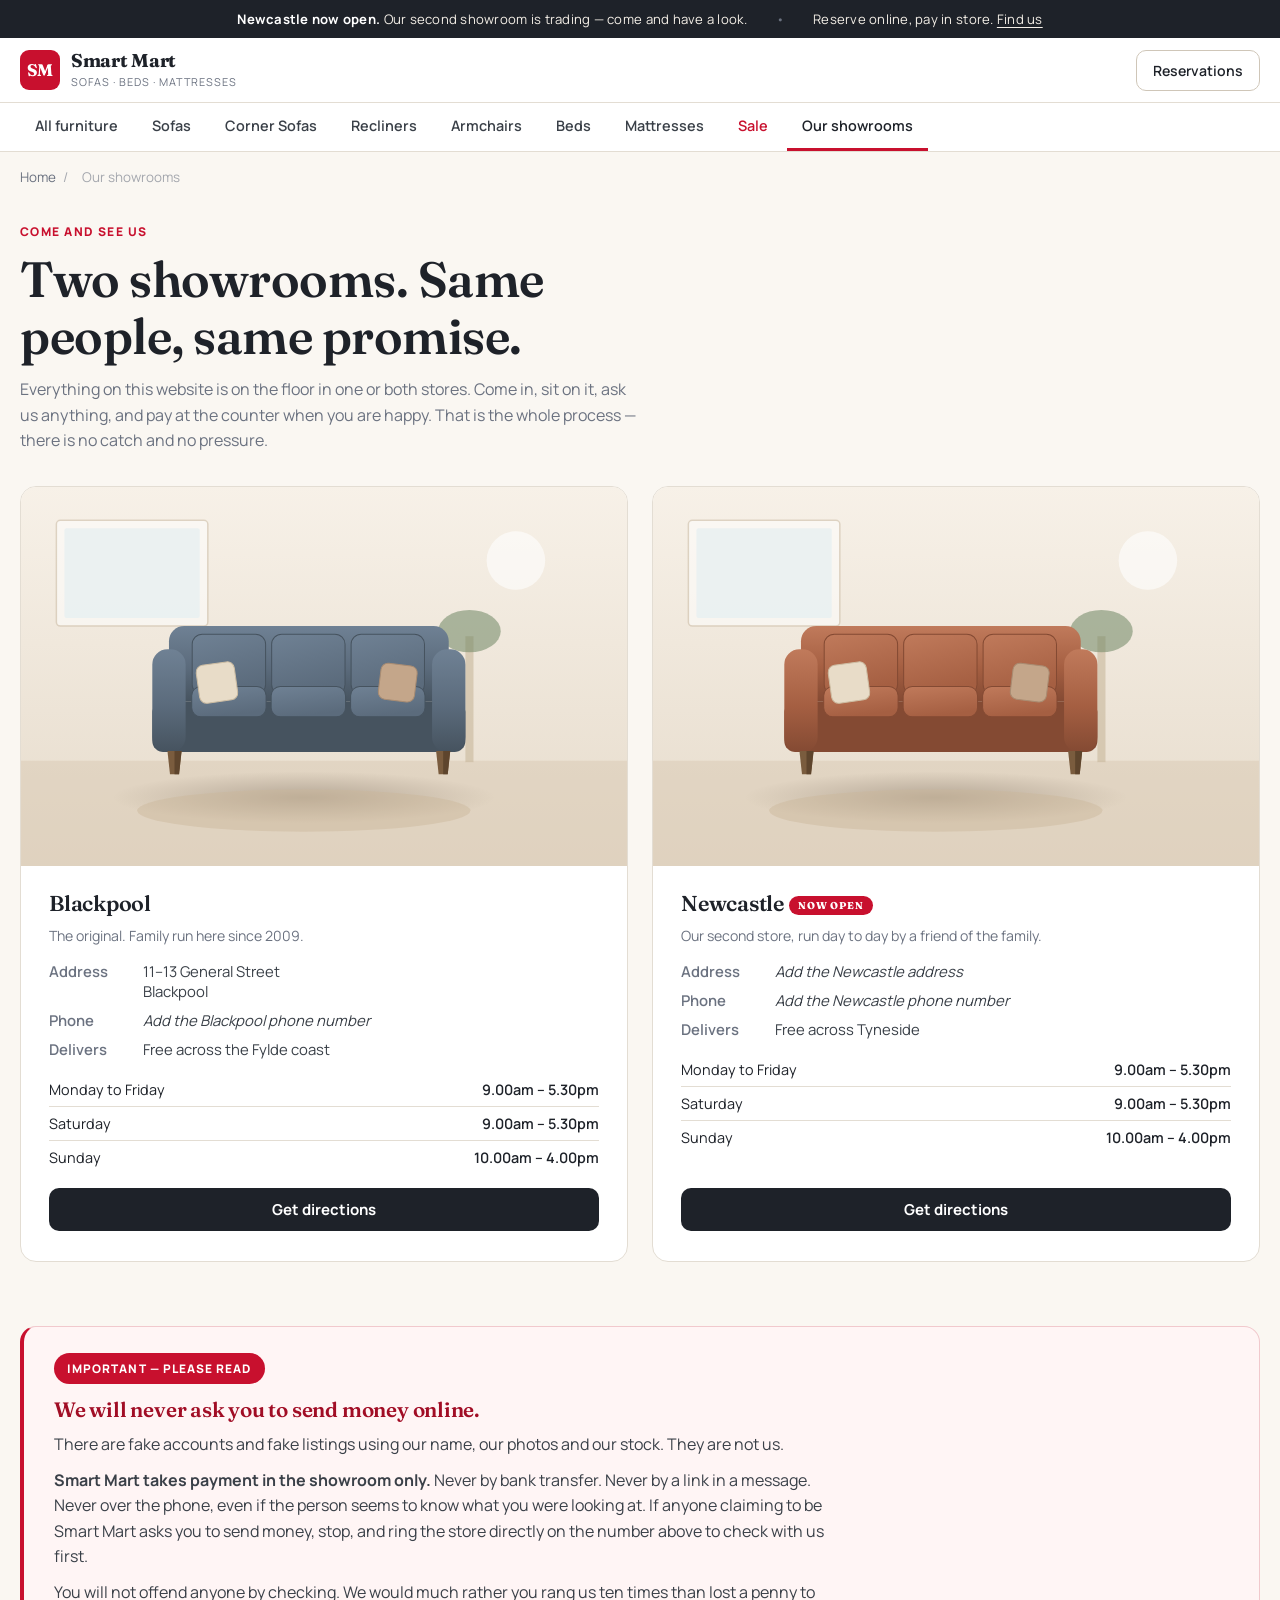
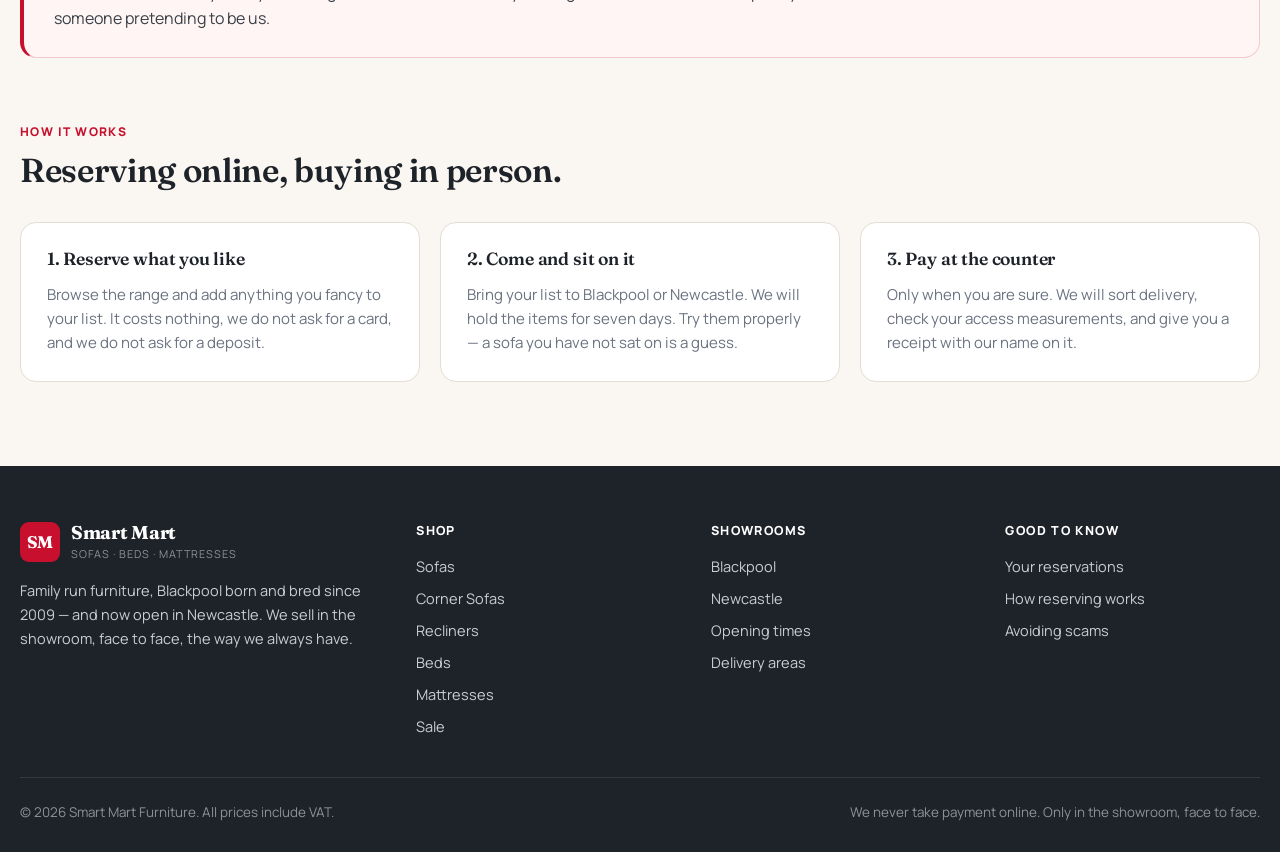
<file: stores.html>
<!DOCTYPE html>
<html lang="en-GB">
<head>
  <meta charset="UTF-8">
  <meta name="viewport" content="width=device-width, initial-scale=1.0">
  <title>Our showrooms — Smart Mart Blackpool &amp; Newcastle</title>
  <meta name="description" content="Find Smart Mart. Blackpool, 11–13 General Street, family run since 2009. Newcastle now open. Reserve online, pay in the showroom — we never take payment online.">
  <link rel="preconnect" href="https://fonts.googleapis.com">
  <link rel="preconnect" href="https://fonts.gstatic.com" crossorigin>
  <link href="https://fonts.googleapis.com/css2?family=Fraunces:wght@500;600;700&family=Manrope:wght@400;500;600;700;800&display=swap" rel="stylesheet">
  <link rel="stylesheet" href="styles.css">
</head>
<body>

  <div class="announce">
    <div class="wrap">
      <span><strong>Newcastle now open.</strong> Our second showroom is trading — come and have a look.</span>
      <span class="dot">•</span>
      <span>Reserve online, pay in store. <a href="stores.html">Find us</a></span>
    </div>
  </div>

  <header class="site-header">
    <div class="wrap header-bar">
      <a class="brand" href="index.html">
        <span class="brand-mark">SM</span>
        <span class="brand-copy">
          <strong>Smart Mart</strong>
          <small>Sofas · Beds · Mattresses</small>
        </span>
      </a>
      <div class="header-actions">
        <a class="list-btn" href="reserve.html">
          <span data-list-label>Reservations</span>
          <span class="list-count" data-list-count hidden>0</span>
        </a>
        <button class="menu-toggle" type="button" aria-expanded="false" aria-controls="cat-nav">Menu</button>
      </div>
    </div>
    <nav class="cat-nav" id="cat-nav" aria-label="Shop by category">
      <div class="wrap">
        <a href="shop.html" data-nav="all">All furniture</a>
        <a href="shop.html?cat=sofas" data-nav="sofas">Sofas</a>
        <a href="shop.html?cat=corner-sofas" data-nav="corner-sofas">Corner Sofas</a>
        <a href="shop.html?cat=recliners" data-nav="recliners">Recliners</a>
        <a href="shop.html?cat=armchairs" data-nav="armchairs">Armchairs</a>
        <a href="shop.html?cat=beds" data-nav="beds">Beds</a>
        <a href="shop.html?cat=mattresses" data-nav="mattresses">Mattresses</a>
        <a href="shop.html?sale=1" data-nav="sale" class="sale-link">Sale</a>
        <a href="stores.html" data-nav="stores" aria-current="page">Our showrooms</a>
      </div>
    </nav>
  </header>

  <main class="wrap">

    <nav class="crumbs" aria-label="Breadcrumb">
      <a href="index.html">Home</a><span>/</span><span>Our showrooms</span>
    </nav>

    <section class="section" style="padding-top:20px">
      <div class="section-head">
        <p class="eyebrow">Come and see us</p>
        <h1>Two showrooms. Same people, same promise.</h1>
        <p>
          Everything on this website is on the floor in one or both stores. Come in, sit on it, ask us
          anything, and pay at the counter when you are happy. That is the whole process — there is no
          catch and no pressure.
        </p>
      </div>

      <div class="store-grid">
        <article class="store-card">
          <img src="assets/images/products/store-blackpool.svg" alt="The Blackpool showroom" width="1200" height="760">
          <div class="store-body">
            <h3>Blackpool</h3>
            <p class="muted" style="font-size:0.88rem;margin-top:-6px">The original. Family run here since 2009.</p>
            <div class="store-meta">
              <div class="row"><span>Address</span><span>11–13 General Street<br>Blackpool</span></div>
              <div class="row"><span>Phone</span><span><em>Add the Blackpool phone number</em></span></div>
              <div class="row"><span>Delivers</span><span>Free across the Fylde coast</span></div>
            </div>
            <table class="hours">
              <tbody>
                <tr><td>Monday to Friday</td><td>9.00am – 5.30pm</td></tr>
                <tr><td>Saturday</td><td>9.00am – 5.30pm</td></tr>
                <tr><td>Sunday</td><td>10.00am – 4.00pm</td></tr>
              </tbody>
            </table>
            <a class="btn btn-dark" href="https://www.google.com/maps/search/?api=1&query=11-13+General+Street+Blackpool" target="_blank" rel="noopener">Get directions</a>
          </div>
        </article>

        <article class="store-card">
          <img src="assets/images/products/store-newcastle.svg" alt="The Newcastle showroom" width="1200" height="760">
          <div class="store-body">
            <h3>Newcastle <span class="flag" style="font-size:0.62rem;padding:4px 9px;vertical-align:middle">Now open</span></h3>
            <p class="muted" style="font-size:0.88rem;margin-top:-6px">Our second store, run day to day by a friend of the family.</p>
            <div class="store-meta">
              <div class="row"><span>Address</span><span><em>Add the Newcastle address</em></span></div>
              <div class="row"><span>Phone</span><span><em>Add the Newcastle phone number</em></span></div>
              <div class="row"><span>Delivers</span><span>Free across Tyneside</span></div>
            </div>
            <table class="hours">
              <tbody>
                <tr><td>Monday to Friday</td><td>9.00am – 5.30pm</td></tr>
                <tr><td>Saturday</td><td>9.00am – 5.30pm</td></tr>
                <tr><td>Sunday</td><td>10.00am – 4.00pm</td></tr>
              </tbody>
            </table>
            <a class="btn btn-dark" href="#" data-newcastle-map>Get directions</a>
          </div>
        </article>
      </div>
    </section>

    <section class="section" style="padding-top:0">
      <div class="notice">
        <span class="flag">Important — please read</span>
        <h2>We will never ask you to send money online.</h2>
        <p>
          There are fake accounts and fake listings using our name, our photos and our stock. They are not us.
        </p>
        <p>
          <strong>Smart Mart takes payment in the showroom only.</strong> Never by bank transfer. Never by a link
          in a message. Never over the phone, even if the person seems to know what you were looking at. If anyone
          claiming to be Smart Mart asks you to send money, stop, and ring the store directly on the number above
          to check with us first.
        </p>
        <p>
          You will not offend anyone by checking. We would much rather you rang us ten times than lost a penny to
          someone pretending to be us.
        </p>
      </div>
    </section>

    <section class="section" style="padding-top:0">
      <div class="section-head">
        <p class="eyebrow">How it works</p>
        <h2>Reserving online, buying in person.</h2>
      </div>
      <div class="review-grid">
        <article class="review-card">
          <h3>1. Reserve what you like</h3>
          <p class="muted" style="font-size:0.94rem">
            Browse the range and add anything you fancy to your list. It costs nothing, we do not ask for a card,
            and we do not ask for a deposit.
          </p>
        </article>
        <article class="review-card">
          <h3>2. Come and sit on it</h3>
          <p class="muted" style="font-size:0.94rem">
            Bring your list to Blackpool or Newcastle. We will hold the items for seven days. Try them properly —
            a sofa you have not sat on is a guess.
          </p>
        </article>
        <article class="review-card">
          <h3>3. Pay at the counter</h3>
          <p class="muted" style="font-size:0.94rem">
            Only when you are sure. We will sort delivery, check your access measurements, and give you a receipt
            with our name on it.
          </p>
        </article>
      </div>
    </section>

  </main>

  <footer class="site-footer">
    <div class="wrap">
      <div class="footer-grid">
        <div>
          <a class="brand" href="index.html">
            <span class="brand-mark">SM</span>
            <span class="brand-copy">
              <strong>Smart Mart</strong>
              <small>Sofas · Beds · Mattresses</small>
            </span>
          </a>
          <p class="footer-about">
            Family run furniture, Blackpool born and bred since 2009 — and now open in Newcastle.
            We sell in the showroom, face to face, the way we always have.
          </p>
        </div>
        <div>
          <h4>Shop</h4>
          <ul>
            <li><a href="shop.html?cat=sofas">Sofas</a></li>
            <li><a href="shop.html?cat=corner-sofas">Corner Sofas</a></li>
            <li><a href="shop.html?cat=recliners">Recliners</a></li>
            <li><a href="shop.html?cat=beds">Beds</a></li>
            <li><a href="shop.html?cat=mattresses">Mattresses</a></li>
            <li><a href="shop.html?sale=1">Sale</a></li>
          </ul>
        </div>
        <div>
          <h4>Showrooms</h4>
          <ul>
            <li><a href="stores.html">Blackpool</a></li>
            <li><a href="stores.html">Newcastle</a></li>
            <li><a href="stores.html">Opening times</a></li>
            <li><a href="stores.html">Delivery areas</a></li>
          </ul>
        </div>
        <div>
          <h4>Good to know</h4>
          <ul>
            <li><a href="reserve.html">Your reservations</a></li>
            <li><a href="stores.html">How reserving works</a></li>
            <li><a href="stores.html">Avoiding scams</a></li>
          </ul>
        </div>
      </div>
      <div class="footer-bottom">
        <p>© <span id="year"></span> Smart Mart Furniture. All prices include VAT.</p>
        <p>We never take payment online. Only in the showroom, face to face.</p>
      </div>
    </div>
  </footer>

  <script src="assets/js/catalogue.js"></script>
  <script src="assets/js/store.js"></script>
  <script src="script.js"></script>
</body>
</html>
</file>
<file: styles.css>
/* Smart Mart — Sofas, Beds & Mattresses
   Blackpool (the original) · Newcastle (now open) */

:root {
  --ink: #1e2229;
  --ink-soft: #3a4048;
  --muted: #6b7280;
  --line: #e3ddd3;
  --line-strong: #cfc6b8;
  --page: #faf7f2;
  --card: #ffffff;
  --cream: #f2ece2;
  --sale: #c8102e;
  --sale-dark: #a10d25;
  --gold: #b8873b;
  --green: #2f6b46;
  --radius: 10px;
  --radius-lg: 16px;
  --shadow: 0 1px 2px rgba(30, 34, 41, 0.06), 0 8px 24px rgba(30, 34, 41, 0.07);
  --shadow-hover: 0 2px 6px rgba(30, 34, 41, 0.08), 0 18px 44px rgba(30, 34, 41, 0.13);
  --wrap: min(1280px, calc(100% - 40px));
  --header-h: 64px;
}

* { box-sizing: border-box; }

body {
  margin: 0;
  font-family: "Manrope", system-ui, -apple-system, "Segoe UI", sans-serif;
  color: var(--ink);
  background: var(--page);
  -webkit-font-smoothing: antialiased;
}

/* height:auto is load-bearing — the width/height attributes on <img> act as CSS
   height, which would otherwise beat aspect-ratio and stretch every card image. */
img { display: block; max-width: 100%; height: auto; }
a { color: inherit; text-decoration: none; }
button { font: inherit; color: inherit; cursor: pointer; }

h1, h2, h3 {
  font-family: "Fraunces", Georgia, serif;
  font-weight: 600;
  line-height: 1.15;
  margin: 0;
  letter-spacing: -0.01em;
}
h1 { font-size: clamp(2rem, 4vw, 3.1rem); }
h2 { font-size: clamp(1.5rem, 2.6vw, 2.2rem); }
h3 { font-size: 1.1rem; }
p { margin: 0; line-height: 1.6; }

.wrap { width: var(--wrap); margin-inline: auto; }
.muted { color: var(--muted); }
.visually-hidden {
  position: absolute; width: 1px; height: 1px; padding: 0; margin: -1px;
  overflow: hidden; clip: rect(0 0 0 0); white-space: nowrap; border: 0;
}

/* ---------- buttons ---------- */

.btn {
  display: inline-flex;
  align-items: center;
  justify-content: center;
  gap: 8px;
  padding: 13px 22px;
  border-radius: var(--radius);
  border: 1px solid transparent;
  font-weight: 700;
  font-size: 0.94rem;
  line-height: 1;
  transition: transform 0.12s ease, background 0.15s ease, box-shadow 0.15s ease;
}
.btn:hover { transform: translateY(-1px); }
.btn:active { transform: translateY(0); }
.btn-primary { background: var(--sale); color: #fff; }
.btn-primary:hover { background: var(--sale-dark); }
.btn-dark { background: var(--ink); color: #fff; }
.btn-dark:hover { background: #2c323b; }
.btn-outline { background: transparent; border-color: var(--line-strong); color: var(--ink); }
.btn-outline:hover { background: #fff; border-color: var(--ink); }
.btn-block { width: 100%; }
.btn-lg { padding: 16px 30px; font-size: 1rem; }
.btn[disabled] { opacity: 0.55; pointer-events: none; }

/* ---------- announcement bar ---------- */

.announce {
  background: var(--ink);
  color: #f4efe7;
  font-size: 0.82rem;
  letter-spacing: 0.02em;
}
.announce .wrap {
  display: flex;
  justify-content: center;
  align-items: center;
  gap: 28px;
  min-height: 38px;
  text-align: center;
  flex-wrap: wrap;
  padding: 7px 0;
}
.announce strong { color: #fff; }
.announce .dot { color: #6b7280; }
.announce a { text-decoration: underline; text-underline-offset: 3px; }

/* ---------- header ---------- */

.site-header {
  position: sticky;
  top: 0;
  z-index: 50;
  background: rgba(255, 255, 255, 0.96);
  backdrop-filter: blur(8px);
  border-bottom: 1px solid var(--line);
}
.header-bar {
  display: flex;
  align-items: center;
  gap: 20px;
  min-height: var(--header-h);
}
.brand { display: flex; align-items: center; gap: 11px; margin-right: auto; }
.brand-mark {
  display: grid;
  place-items: center;
  width: 40px;
  height: 40px;
  border-radius: 9px;
  background: var(--sale);
  color: #fff;
  font-family: "Fraunces", serif;
  font-weight: 700;
  font-size: 1.05rem;
  letter-spacing: -0.02em;
}
.brand-copy strong {
  display: block;
  font-family: "Fraunces", serif;
  font-size: 1.16rem;
  letter-spacing: -0.015em;
  line-height: 1.1;
}
.brand-copy small {
  display: block;
  font-size: 0.68rem;
  color: var(--muted);
  letter-spacing: 0.09em;
  text-transform: uppercase;
  margin-top: 2px;
}

.header-actions { display: flex; align-items: center; gap: 8px; }

.list-btn {
  position: relative;
  display: inline-flex;
  align-items: center;
  gap: 9px;
  padding: 10px 16px;
  border: 1px solid var(--line-strong);
  border-radius: var(--radius);
  background: #fff;
  font-weight: 600;
  font-size: 0.88rem;
}
.list-btn:hover { border-color: var(--ink); }
.list-count {
  display: grid;
  place-items: center;
  min-width: 21px;
  height: 21px;
  padding: 0 5px;
  border-radius: 999px;
  background: var(--sale);
  color: #fff;
  font-size: 0.72rem;
  font-weight: 700;
}
.list-count[hidden] { display: none; }

.menu-toggle {
  display: none;
  padding: 10px 14px;
  border: 1px solid var(--line-strong);
  border-radius: var(--radius);
  background: #fff;
  font-weight: 600;
  font-size: 0.88rem;
}

/* ---------- category nav ---------- */

.cat-nav {
  border-top: 1px solid var(--line);
  background: #fff;
}
.cat-nav .wrap {
  display: flex;
  align-items: center;
  gap: 4px;
  overflow-x: auto;
  scrollbar-width: none;
}
.cat-nav .wrap::-webkit-scrollbar { display: none; }
.cat-nav a {
  padding: 13px 15px;
  font-size: 0.9rem;
  font-weight: 600;
  color: var(--ink-soft);
  white-space: nowrap;
  border-bottom: 3px solid transparent;
  transition: color 0.15s ease, border-color 0.15s ease;
}
.cat-nav a:hover { color: var(--ink); }
.cat-nav a[aria-current="page"] { color: var(--ink); border-bottom-color: var(--sale); }
.cat-nav .sale-link { color: var(--sale); }
.cat-nav .sale-link:hover { color: var(--sale-dark); }

/* ---------- hero ---------- */

.hero {
  background: linear-gradient(180deg, var(--cream), var(--page));
  border-bottom: 1px solid var(--line);
  overflow: hidden;
}
.hero-grid {
  display: grid;
  grid-template-columns: minmax(0, 0.9fr) minmax(0, 1.1fr);
  gap: 48px;
  align-items: center;
  padding: 56px 0;
}
.flag {
  display: inline-flex;
  align-items: center;
  gap: 8px;
  padding: 7px 13px;
  border-radius: 999px;
  background: var(--sale);
  color: #fff;
  font-size: 0.74rem;
  font-weight: 800;
  letter-spacing: 0.09em;
  text-transform: uppercase;
}
.flag-quiet { background: var(--ink); }
.hero h1 { margin: 20px 0 16px; }
.hero .lede { font-size: 1.08rem; color: var(--ink-soft); max-width: 46ch; }
.hero-cta { display: flex; gap: 12px; flex-wrap: wrap; margin-top: 28px; }
.hero-media {
  border-radius: var(--radius-lg);
  overflow: hidden;
  box-shadow: var(--shadow-hover);
  border: 1px solid var(--line);
}
.hero-media img { width: 100%; }

.usp-bar {
  display: grid;
  grid-template-columns: repeat(4, 1fr);
  gap: 1px;
  background: var(--line);
  border-top: 1px solid var(--line);
  border-bottom: 1px solid var(--line);
}
.usp-bar div {
  background: #fff;
  padding: 18px 20px;
  text-align: center;
}
.usp-bar strong { display: block; font-size: 0.92rem; }
.usp-bar span { font-size: 0.82rem; color: var(--muted); }

/* ---------- sections ---------- */

.section { padding: 64px 0; }
.section-head { margin-bottom: 32px; max-width: 62ch; }
.section-head .eyebrow {
  font-size: 0.75rem;
  font-weight: 800;
  letter-spacing: 0.12em;
  text-transform: uppercase;
  color: var(--sale);
  margin-bottom: 10px;
}
.section-head p:not(.eyebrow) { color: var(--muted); margin-top: 12px; }
.section-head-row {
  display: flex;
  align-items: flex-end;
  justify-content: space-between;
  gap: 24px;
  flex-wrap: wrap;
}

/* ---------- category tiles ---------- */

.cat-grid {
  display: grid;
  grid-template-columns: repeat(auto-fit, minmax(190px, 1fr));
  gap: 16px;
}
.cat-tile {
  position: relative;
  display: block;
  border-radius: var(--radius-lg);
  overflow: hidden;
  background: var(--cream);
  border: 1px solid var(--line);
  transition: transform 0.16s ease, box-shadow 0.16s ease;
}
.cat-tile:hover { transform: translateY(-3px); box-shadow: var(--shadow-hover); }
.cat-tile img { width: 100%; aspect-ratio: 4 / 3; object-fit: cover; }
.cat-tile .cat-label {
  padding: 15px 17px;
  background: #fff;
  border-top: 1px solid var(--line);
}
.cat-tile strong { display: block; font-family: "Fraunces", serif; font-size: 1.05rem; }
.cat-tile span { font-size: 0.83rem; color: var(--muted); }

/* ---------- product cards ---------- */

.product-grid {
  display: grid;
  grid-template-columns: repeat(auto-fill, minmax(258px, 1fr));
  gap: 22px;
}
.product-card {
  display: flex;
  flex-direction: column;
  background: var(--card);
  border: 1px solid var(--line);
  border-radius: var(--radius-lg);
  overflow: hidden;
  transition: transform 0.16s ease, box-shadow 0.16s ease, border-color 0.16s ease;
}
.product-card:hover {
  transform: translateY(-4px);
  box-shadow: var(--shadow-hover);
  border-color: var(--line-strong);
}
.product-media { position: relative; background: var(--cream); }
.product-media img { width: 100%; aspect-ratio: 4 / 3; object-fit: cover; }
.product-badge {
  position: absolute;
  top: 12px;
  left: 12px;
  padding: 6px 11px;
  border-radius: 999px;
  background: var(--sale);
  color: #fff;
  font-size: 0.7rem;
  font-weight: 800;
  letter-spacing: 0.05em;
  text-transform: uppercase;
}
.product-badge.quiet { background: var(--ink); }
.product-body { padding: 17px 18px 20px; display: flex; flex-direction: column; flex: 1; gap: 9px; }
.product-body h3 { font-size: 1.06rem; }
.product-body .blurb {
  font-size: 0.87rem;
  color: var(--muted);
  line-height: 1.5;
  display: -webkit-box;
  -webkit-line-clamp: 2;
  -webkit-box-orient: vertical;
  overflow: hidden;
}
.price-row { display: flex; align-items: baseline; gap: 10px; flex-wrap: wrap; margin-top: auto; padding-top: 4px; }
.price {
  font-family: "Fraunces", serif;
  font-size: 1.42rem;
  font-weight: 700;
  color: var(--sale);
  letter-spacing: -0.02em;
}
.price-was { font-size: 0.9rem; color: var(--muted); text-decoration: line-through; }
.price-save {
  font-size: 0.74rem;
  font-weight: 800;
  color: var(--green);
  letter-spacing: 0.03em;
  text-transform: uppercase;
}
.price-from { font-size: 0.78rem; color: var(--muted); }

.swatches { display: flex; gap: 6px; align-items: center; }
.swatch {
  width: 17px;
  height: 17px;
  border-radius: 50%;
  border: 1px solid rgba(0, 0, 0, 0.18);
  box-shadow: inset 0 -2px 3px rgba(0, 0, 0, 0.12);
}
.swatch-more { font-size: 0.75rem; color: var(--muted); margin-left: 2px; }

.stars { display: inline-flex; align-items: center; gap: 6px; font-size: 0.8rem; color: var(--muted); }
.stars .star-fill { color: var(--gold); letter-spacing: 1px; }

/* ---------- listing page layout ---------- */

.crumbs { padding: 16px 0; font-size: 0.84rem; color: var(--muted); }
.crumbs a:hover { color: var(--ink); text-decoration: underline; }
.crumbs span { margin: 0 7px; opacity: 0.6; }

.cat-banner {
  display: grid;
  grid-template-columns: 1.05fr 1fr;
  gap: 36px;
  align-items: center;
  background: var(--cream);
  border: 1px solid var(--line);
  border-radius: var(--radius-lg);
  overflow: hidden;
  margin-bottom: 34px;
}
.cat-banner-copy { padding: 38px 40px; }
.cat-banner-copy p { color: var(--ink-soft); margin-top: 12px; }
.cat-banner img { width: 100%; height: 100%; object-fit: cover; min-height: 230px; }

.listing {
  display: grid;
  grid-template-columns: 254px minmax(0, 1fr);
  gap: 34px;
  align-items: start;
  padding-bottom: 72px;
}

.filters {
  position: sticky;
  top: calc(var(--header-h) + 16px);
  background: #fff;
  border: 1px solid var(--line);
  border-radius: var(--radius-lg);
  padding: 22px;
}
.filters h2 { font-size: 1.05rem; margin-bottom: 4px; }
.filter-group { padding: 18px 0; border-bottom: 1px solid var(--line); }
.filter-group:last-of-type { border-bottom: 0; }
.filter-group > strong {
  display: block;
  font-size: 0.78rem;
  font-weight: 800;
  letter-spacing: 0.1em;
  text-transform: uppercase;
  color: var(--muted);
  margin-bottom: 12px;
}
.filter-opt {
  display: flex;
  align-items: center;
  gap: 10px;
  padding: 6px 0;
  font-size: 0.9rem;
  cursor: pointer;
}
.filter-opt input { width: 16px; height: 16px; accent-color: var(--sale); cursor: pointer; }
.filter-opt .tally { margin-left: auto; font-size: 0.78rem; color: var(--muted); }
.filter-opt .chip-dot {
  width: 14px; height: 14px; border-radius: 50%;
  border: 1px solid rgba(0, 0, 0, 0.18);
}

.listing-toolbar {
  display: flex;
  align-items: center;
  justify-content: space-between;
  gap: 16px;
  flex-wrap: wrap;
  margin-bottom: 22px;
}
.result-count { font-size: 0.9rem; color: var(--muted); }
.result-count strong { color: var(--ink); }
.sort-select {
  padding: 10px 14px;
  border: 1px solid var(--line-strong);
  border-radius: var(--radius);
  background: #fff;
  font-size: 0.88rem;
  font-weight: 600;
}
.filter-toggle { display: none; }

.empty-state {
  padding: 60px 24px;
  text-align: center;
  border: 1px dashed var(--line-strong);
  border-radius: var(--radius-lg);
  background: #fff;
}
.empty-state p { color: var(--muted); margin-top: 8px; }

/* ---------- product detail page ---------- */

.pdp {
  display: grid;
  grid-template-columns: minmax(0, 1.1fr) minmax(0, 0.9fr);
  gap: 52px;
  align-items: start;
  padding-bottom: 24px;
}
.pdp-gallery { position: sticky; top: calc(var(--header-h) + 16px); }
.pdp-main {
  background: var(--cream);
  border: 1px solid var(--line);
  border-radius: var(--radius-lg);
  overflow: hidden;
}
.pdp-main img { width: 100%; aspect-ratio: 4 / 3; object-fit: cover; }
.pdp-thumbs { display: flex; gap: 10px; margin-top: 12px; }
.pdp-thumbs button {
  flex: 0 0 88px;
  border: 2px solid var(--line);
  border-radius: var(--radius);
  overflow: hidden;
  padding: 0;
  background: var(--cream);
}
.pdp-thumbs button[aria-current="true"] { border-color: var(--ink); }
.pdp-thumbs img { aspect-ratio: 4 / 3; object-fit: cover; }

.pdp-info h1 { font-size: clamp(1.7rem, 3vw, 2.4rem); }
.pdp-price { display: flex; align-items: baseline; gap: 12px; flex-wrap: wrap; margin: 18px 0 6px; }
.pdp-price .price { font-size: 2.2rem; }
.pdp-summary { color: var(--ink-soft); margin: 16px 0 26px; font-size: 1.02rem; }

.opt-group { margin-bottom: 24px; }
.opt-group > .opt-label {
  display: flex;
  align-items: baseline;
  gap: 8px;
  font-size: 0.78rem;
  font-weight: 800;
  letter-spacing: 0.1em;
  text-transform: uppercase;
  color: var(--muted);
  margin-bottom: 11px;
}
.opt-group .opt-value { text-transform: none; letter-spacing: 0; font-weight: 700; color: var(--ink); font-size: 0.92rem; }
.opt-row { display: flex; gap: 10px; flex-wrap: wrap; }

.colour-opt {
  display: grid;
  place-items: center;
  width: 42px;
  height: 42px;
  border-radius: 50%;
  border: 2px solid transparent;
  background: none;
  padding: 0;
  transition: border-color 0.14s ease;
}
.colour-opt span {
  width: 30px;
  height: 30px;
  border-radius: 50%;
  border: 1px solid rgba(0, 0, 0, 0.2);
  box-shadow: inset 0 -3px 5px rgba(0, 0, 0, 0.14);
}
.colour-opt[aria-pressed="true"] { border-color: var(--ink); }

.size-opt {
  padding: 11px 18px;
  border: 1px solid var(--line-strong);
  border-radius: var(--radius);
  background: #fff;
  font-size: 0.9rem;
  font-weight: 600;
  transition: border-color 0.14s ease, background 0.14s ease;
}
.size-opt:hover { border-color: var(--ink); }
.size-opt[aria-pressed="true"] { border-color: var(--ink); background: var(--ink); color: #fff; }
.size-opt .size-delta { font-size: 0.8rem; opacity: 0.7; margin-left: 5px; }

.pdp-actions { display: flex; gap: 12px; margin: 28px 0 20px; flex-wrap: wrap; }
.pdp-actions .btn-primary { flex: 1 1 240px; }

.reassure { display: grid; gap: 11px; padding: 20px 0; border-top: 1px solid var(--line); }
.reassure div { display: flex; gap: 11px; align-items: flex-start; font-size: 0.9rem; color: var(--ink-soft); }
.reassure .tick { color: var(--green); font-weight: 800; }

.pdp-tabs { margin-top: 20px; border-top: 1px solid var(--line); }
.pdp-tab { border-bottom: 1px solid var(--line); }
.pdp-tab summary {
  padding: 18px 2px;
  font-weight: 700;
  cursor: pointer;
  list-style: none;
  display: flex;
  justify-content: space-between;
  align-items: center;
}
.pdp-tab summary::-webkit-details-marker { display: none; }
.pdp-tab summary::after { content: '+'; font-size: 1.2rem; color: var(--muted); }
.pdp-tab[open] summary::after { content: '−'; }
.pdp-tab .tab-body { padding: 0 2px 22px; color: var(--ink-soft); font-size: 0.94rem; line-height: 1.65; }
.pdp-tab ul { margin: 0; padding-left: 20px; }
.pdp-tab li { margin-bottom: 7px; }
.spec-table { width: 100%; border-collapse: collapse; font-size: 0.92rem; }
.spec-table th, .spec-table td { text-align: left; padding: 10px 0; border-bottom: 1px solid var(--line); }
.spec-table th { color: var(--muted); font-weight: 600; width: 45%; }

/* ---------- reservation list page ---------- */

.list-page { padding: 40px 0 80px; }
.list-grid { display: grid; grid-template-columns: minmax(0, 1fr) 340px; gap: 34px; align-items: start; }
.list-line {
  display: grid;
  grid-template-columns: 130px minmax(0, 1fr) auto;
  gap: 18px;
  align-items: center;
  padding: 18px;
  background: #fff;
  border: 1px solid var(--line);
  border-radius: var(--radius-lg);
  margin-bottom: 14px;
}
.list-line img { width: 130px; aspect-ratio: 4 / 3; object-fit: cover; border-radius: var(--radius); background: var(--cream); }
.list-line h3 { font-size: 1rem; }
.list-line .line-opts { font-size: 0.85rem; color: var(--muted); margin-top: 5px; }
.list-line .line-price { font-family: "Fraunces", serif; font-weight: 700; font-size: 1.15rem; margin-top: 8px; }
.qty { display: inline-flex; align-items: center; border: 1px solid var(--line-strong); border-radius: var(--radius); overflow: hidden; }
.qty button { width: 34px; height: 36px; background: #fff; border: 0; font-size: 1rem; font-weight: 700; }
.qty button:hover { background: var(--cream); }
.qty output { min-width: 34px; text-align: center; font-weight: 700; font-size: 0.9rem; }
.line-remove {
  display: block;
  margin-top: 10px;
  background: none;
  border: 0;
  padding: 0;
  font-size: 0.82rem;
  color: var(--muted);
  text-decoration: underline;
}
.line-remove:hover { color: var(--sale); }

.list-summary {
  position: sticky;
  top: calc(var(--header-h) + 16px);
  background: #fff;
  border: 1px solid var(--line);
  border-radius: var(--radius-lg);
  padding: 26px;
}
.summary-row { display: flex; justify-content: space-between; padding: 9px 0; font-size: 0.94rem; }
.summary-row.total {
  border-top: 1px solid var(--line);
  margin-top: 10px;
  padding-top: 16px;
  font-size: 1.05rem;
  font-weight: 700;
}
.summary-row.total .price { font-size: 1.6rem; }

/* ---------- notice / trust ---------- */

.notice {
  background: #fff5f5;
  border: 1px solid #f1c9cd;
  border-left: 4px solid var(--sale);
  border-radius: var(--radius-lg);
  padding: 26px 30px;
}
.notice h2 { font-size: 1.3rem; color: var(--sale-dark); }
.notice p { margin-top: 10px; color: var(--ink-soft); max-width: 78ch; }
.notice .flag { margin-bottom: 14px; }

/* ---------- stores ---------- */

.store-grid { display: grid; grid-template-columns: repeat(auto-fit, minmax(320px, 1fr)); gap: 24px; }
.store-card {
  background: #fff;
  border: 1px solid var(--line);
  border-radius: var(--radius-lg);
  overflow: hidden;
  display: flex;
  flex-direction: column;
}
.store-card img { width: 100%; aspect-ratio: 16 / 10; object-fit: cover; }
.store-body { padding: 26px 28px 30px; display: flex; flex-direction: column; gap: 14px; flex: 1; }
.store-body h3 { font-size: 1.35rem; }
.store-meta { display: grid; gap: 9px; font-size: 0.93rem; color: var(--ink-soft); }
.store-meta .row { display: grid; grid-template-columns: 82px 1fr; gap: 12px; }
.store-meta .row span:first-child { color: var(--muted); font-weight: 600; }
.store-card .btn { margin-top: auto; }

.hours { width: 100%; border-collapse: collapse; font-size: 0.9rem; }
.hours td { padding: 7px 0; border-bottom: 1px solid var(--line); }
.hours td:last-child { text-align: right; font-weight: 600; }
.hours tr:last-child td { border-bottom: 0; }

/* ---------- facebook / social ---------- */

.social { background: var(--cream); border-block: 1px solid var(--line); }
.social .section-head { max-width: none; }
.social-follow {
  background: #1877f2;
  border-color: #1877f2;
  white-space: nowrap;
  align-self: flex-start;
}
.social-follow:hover { background: #0f63d6; border-color: #0f63d6; }

.social-layout {
  display: grid;
  grid-template-columns: 1fr 500px;
  gap: 28px;
  align-items: start;
}

.social-grid {
  display: grid;
  grid-template-columns: repeat(auto-fill, minmax(240px, 1fr));
  gap: 18px;
}
.social-card {
  display: flex;
  flex-direction: column;
  background: var(--card);
  border: 1px solid var(--line);
  border-radius: var(--radius-lg);
  overflow: hidden;
  transition: transform 0.16s ease, box-shadow 0.16s ease, border-color 0.16s ease;
}
.social-card:hover {
  transform: translateY(-4px);
  box-shadow: var(--shadow-hover);
  border-color: var(--line-strong);
}
.social-media { position: relative; display: block; background: var(--cream); }
.social-media img { width: 100%; aspect-ratio: 4 / 3; object-fit: cover; display: block; }
.social-pin {
  position: absolute;
  top: 12px;
  left: 12px;
  padding: 5px 11px;
  border-radius: 999px;
  background: var(--sale);
  color: #fff;
  font-size: 0.68rem;
  font-weight: 800;
  letter-spacing: 0.05em;
  text-transform: uppercase;
}
.social-body { padding: 15px 17px 18px; display: flex; flex-direction: column; flex: 1; gap: 9px; }
.social-meta { display: flex; align-items: center; gap: 9px; font-size: 0.72rem; }
.social-fb {
  font-weight: 800;
  letter-spacing: 0.04em;
  text-transform: uppercase;
  color: #1877f2;
}
.social-when { color: var(--muted); }
.social-when::before { content: "· "; }
.social-text {
  font-size: 0.9rem;
  line-height: 1.55;
  color: var(--ink-soft);
  margin: 0;
  display: -webkit-box;
  -webkit-line-clamp: 4;
  -webkit-box-orient: vertical;
  overflow: hidden;
}
.social-link {
  margin-top: auto;
  font-size: 0.85rem;
  font-weight: 700;
  color: var(--ink);
  text-decoration: underline;
  text-underline-offset: 3px;
}
.social-link:hover { color: #1877f2; }

.social-live-col { min-width: 0; }
.social-live-label {
  font-size: 0.75rem;
  font-weight: 800;
  letter-spacing: 0.12em;
  text-transform: uppercase;
  color: var(--muted);
  margin-bottom: 12px;
}
.social-live {
  background: #fff;
  border: 1px solid var(--line);
  border-radius: var(--radius-lg);
  overflow: hidden;
  min-height: 60px;
}
.social-live .fb-page,
.social-live iframe { max-width: 100%; }

@media (max-width: 980px) {
  .social-layout { grid-template-columns: 1fr; }
  .social-live-col { max-width: 500px; }
}

/* ---------- reviews ---------- */

.review-grid { display: grid; grid-template-columns: repeat(auto-fit, minmax(280px, 1fr)); gap: 20px; }
.review-card {
  background: #fff;
  border: 1px solid var(--line);
  border-radius: var(--radius-lg);
  padding: 26px;
  display: flex;
  flex-direction: column;
  gap: 14px;
}
.review-card blockquote { margin: 0; font-size: 0.98rem; line-height: 1.65; color: var(--ink-soft); }
.review-card cite { font-style: normal; font-weight: 700; font-size: 0.88rem; }
.review-card cite small { display: block; font-weight: 400; color: var(--muted); margin-top: 2px; }

/* ---------- footer ---------- */

.site-footer {
  background: var(--ink);
  color: #c9cdd4;
  padding: 56px 0 28px;
  margin-top: 20px;
}
.footer-grid {
  display: grid;
  grid-template-columns: 1.4fr repeat(3, 1fr);
  gap: 40px;
  padding-bottom: 40px;
  border-bottom: 1px solid rgba(255, 255, 255, 0.1);
}
.site-footer h4 {
  margin: 0 0 16px;
  font-size: 0.78rem;
  font-weight: 800;
  letter-spacing: 0.11em;
  text-transform: uppercase;
  color: #fff;
}
.site-footer ul { list-style: none; margin: 0; padding: 0; display: grid; gap: 10px; }
.site-footer a { font-size: 0.91rem; }
.site-footer a:hover { color: #fff; text-decoration: underline; }
.site-footer .brand-copy strong { color: #fff; }
.site-footer .brand-copy small { color: #8c929b; }
.footer-about { font-size: 0.91rem; line-height: 1.65; margin-top: 16px; max-width: 40ch; }
.footer-bottom {
  display: flex;
  justify-content: space-between;
  gap: 20px;
  flex-wrap: wrap;
  padding-top: 24px;
  font-size: 0.84rem;
  color: #8c929b;
}

/* ---------- toast ---------- */

.toast {
  position: fixed;
  bottom: 26px;
  left: 50%;
  transform: translate(-50%, 130%);
  z-index: 90;
  display: flex;
  align-items: center;
  gap: 14px;
  padding: 15px 20px;
  background: var(--ink);
  color: #fff;
  border-radius: var(--radius);
  box-shadow: var(--shadow-hover);
  font-size: 0.92rem;
  transition: transform 0.28s cubic-bezier(0.2, 0.9, 0.3, 1.2);
}
.toast.show { transform: translate(-50%, 0); }
.toast a { font-weight: 700; text-decoration: underline; text-underline-offset: 3px; }

/* ---------- responsive ---------- */

@media (max-width: 1024px) {
  .listing { grid-template-columns: 1fr; }
  .filters { position: static; display: none; }
  .filters.open { display: block; margin-bottom: 22px; }
  .filter-toggle { display: inline-flex; }
  .pdp { grid-template-columns: 1fr; gap: 34px; }
  .pdp-gallery { position: static; }
  .list-grid { grid-template-columns: 1fr; }
  .list-summary { position: static; }
  .footer-grid { grid-template-columns: 1fr 1fr; gap: 32px; }
}

@media (max-width: 860px) {
  .menu-toggle { display: inline-flex; }
  .cat-nav { display: none; }
  .cat-nav.open { display: block; }
  .cat-nav.open .wrap { flex-direction: column; align-items: stretch; padding: 8px 0; }
  .cat-nav.open a { border-bottom: 1px solid var(--line); border-left: 3px solid transparent; }
  .cat-nav.open a[aria-current="page"] { border-left-color: var(--sale); border-bottom-color: var(--line); }
  .hero-grid { grid-template-columns: 1fr; gap: 34px; padding: 40px 0; }
  .usp-bar { grid-template-columns: 1fr 1fr; }
  .cat-banner { grid-template-columns: 1fr; }
  .cat-banner-copy { padding: 30px 26px; }
  .cat-banner img { min-height: 180px; order: -1; }
  .section { padding: 48px 0; }
}

@media (max-width: 620px) {
  :root { --wrap: min(1280px, calc(100% - 28px)); }
  .brand-copy small { display: none; }
  .list-line { grid-template-columns: 92px minmax(0, 1fr); }
  .list-line img { width: 92px; }
  .list-line .line-qty { grid-column: 2; justify-self: start; }
  .footer-grid { grid-template-columns: 1fr; }
  .announce .wrap { gap: 10px; }
  .announce .dot { display: none; }
}
</file>
